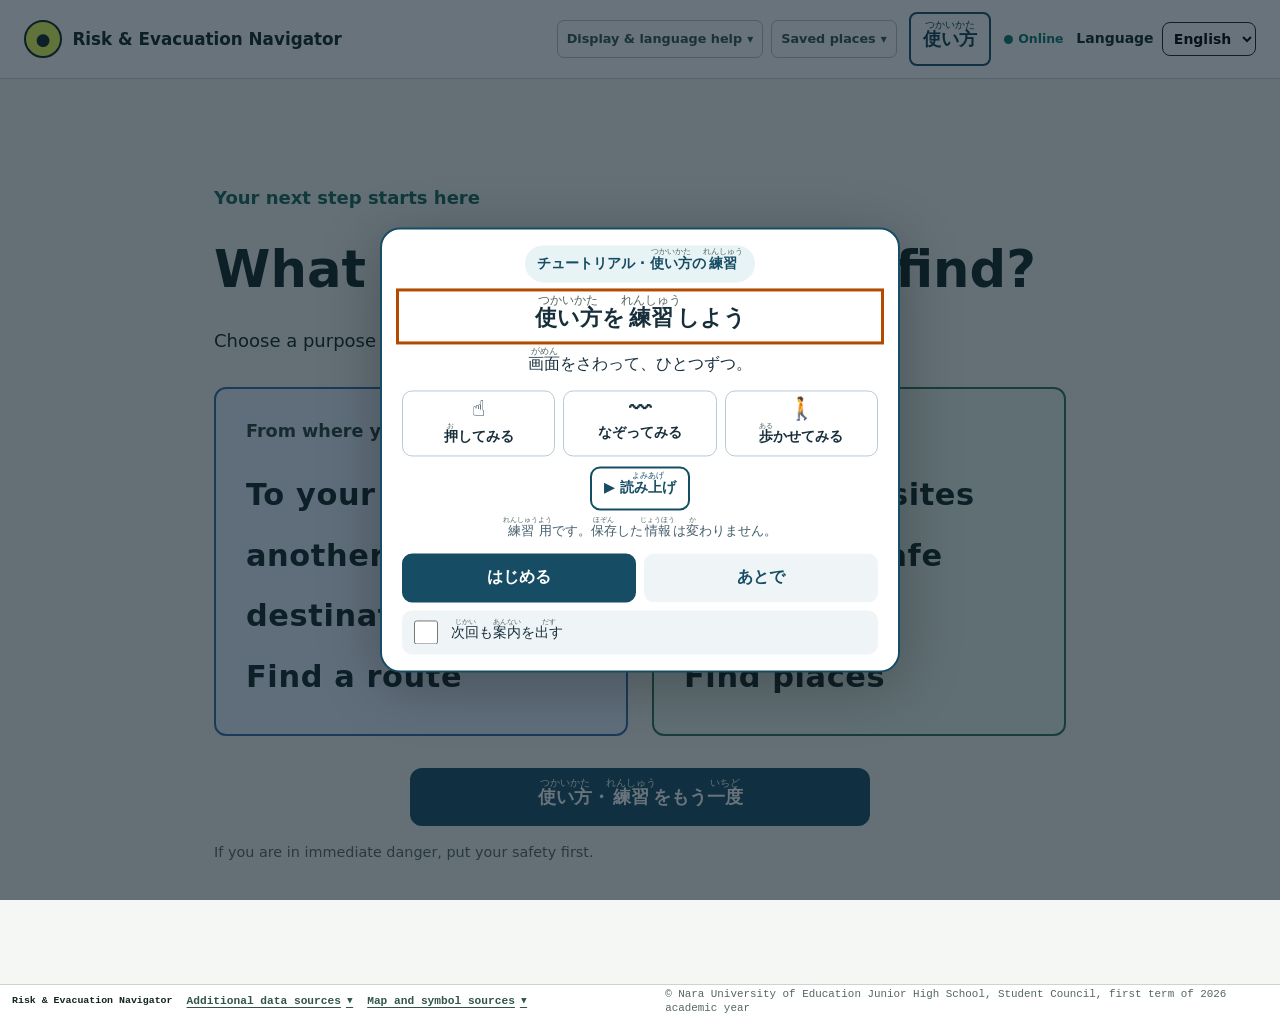
<file: index.html>
<!doctype html>
<html lang="ja">
<head>
  <meta charset="utf-8">
  <meta name="viewport" content="width=device-width,initial-scale=1">
  <meta name="theme-color" content="#073b36">
  <meta name="description" content="今いる場所の危険と、備え・避難先がわかる多言語の減災ナビ">
  <title>いまここ減災ナビ</title>
  <link rel="stylesheet" href="css/style.css?v=44-walk46">
  <link rel="stylesheet" href="css/accessibility.css?v=44-walk46">
  <link rel="stylesheet" href="css/search.css?v=44-walk46">
  <link rel="stylesheet" href="css/map-first.css?v=44-walk46">
<link rel="stylesheet" href="css/walking.css?v=44-walk46">
  <link rel="stylesheet" href="css/tutorial.css?v=practice24">
</head>
<body>
  <a class="skip" href="#main" data-i18n="skipToContent">本文へ移動</a>
  <header>
    <a class="brand" href="#"><span aria-hidden="true">●</span><b data-i18n="appName">いまここ減災ナビ</b></a>
    <div class="header-actions"><span id="connection-status" class="connection-status" role="status"></span><label id="language-control" class="language"><span data-i18n="language">言語</span><select id="language"><option value="ja">日本語</option><option value="en">English</option><option value="zh">简体中文</option><option value="ko">한국어</option></select></label></div>
  </header>

  <main id="main">
      <details class="assist-menu">
        <summary data-i18n="assistMenu">みやすさ・ことば</summary>
        <div class="assist-menu-body">
          <nav class="access-tools" aria-label="見やすさ・聞きやすさ" data-i18n-aria-label="accessToolsAria">
            <button id="read-aloud" type="button" aria-pressed="false"><span aria-hidden="true">▶</span><span data-i18n="readAloud">画面を よみあげる</span></button>
            <button id="large-text" type="button" aria-pressed="false"><span aria-hidden="true">A+</span><span data-i18n="largeText">文字を 大きく</span></button>
            <button id="high-contrast" type="button" aria-pressed="false"><span class="contrast-symbol" aria-hidden="true">◐</span><span data-i18n="highContrast">色を はっきり</span></button>
          </nav>
          <div class="help-card" aria-labelledby="help-card-title">
            <p class="help-card-label" data-i18n="showSomeone">近くの人に 見せる</p>
            <h2 id="help-card-title" data-i18n="helpCardTitle">安全な場所を おしえてください</h2>
            <p id="help-phrase" data-i18n="phrase">私は旅行者です。安全な場所を教えてください。</p>
            <button id="copy-help" type="button" data-i18n="copyPhrase">この文を コピー</button>
            <p id="copy-status" class="sr-status" role="status" aria-live="polite"></p>
          </div>
        </div>
      </details>


    <section id="language-gate" class="purpose-gate" aria-labelledby="language-gate-title">
      <p class="eyebrow">いまここから、次の一歩へ</p>
      <h1 id="language-gate-title">何を調べますか？</h1>
      <p>目的を選ぶと、地図が開きます。</p>
      <div class="purpose-choices">
        <button type="button" data-purpose="home"><span class="purpose-start">今いる場所から</span><b>自宅など、目的地への<br>経路を探す</b></button>
        <button type="button" data-purpose="shelter"><span class="purpose-start">近くの</span><b>避難場所などを<br>探す</b></button>
      </div>
      <p class="purpose-note">目の前に危険があるときは、身の安全を優先してください。</p>
    </section>
    <nav id="workspace-toolbar" hidden aria-label="調べる目的">
      <button id="choose-purpose" type="button">← 最初に戻る</button><strong id="purpose-label"></strong>
      <button id="choose-home" type="button" hidden>目的地を選ぶ</button>
      <a id="home-route" target="_blank" rel="noopener" hidden>徒歩経路をGoogle マップで見る ↗</a>
    </nav>
    <section id="location-panel" class="location-panel" aria-labelledby="location-title" hidden>
      <div><h1 id="location-title" tabindex="-1" data-i18n-html="simpleTitleRich">調べたい場所を選ぶ</h1><p data-i18n-html="simpleLeadRich"><ruby>下<rt>した</rt></ruby>のボタンを おしてください。<ruby>災害<rt>さいがい</rt></ruby>と、にげる<ruby>場所<rt>ばしょ</rt></ruby>を しらべます。</p></div>
      <div class="location-controls">
        <p id="location-mode-note" class="location-mode-note" role="status" hidden data-i18n-html="directFileNoticeRich"><b>GPSを使えない開き方です。</b><br>下の「場所を さがす」か「GPSを使えない場合」を使ってください。</p>
        <button id="use-gps" class="primary" type="button"><span class="location-pin" aria-hidden="true"></span><b data-i18n-html="useGpsRich"><ruby>現在地<rt>げんざいち</rt></ruby>を しらべる</b></button>
        <form id="place-search-form" class="place-search" role="search">
          <label for="place-query" data-i18n-html="searchPlaceRich"><ruby>場所<rt>ばしょ</rt></ruby>を さがす</label>
          <div class="place-search-row"><input id="place-query" type="search" autocomplete="street-address" data-i18n-placeholder="searchPlaceholder" placeholder="駅・住所・建物の名前"><button id="place-search-button" type="submit" data-i18n="searchButton">さがす</button></div>
          <p class="search-provider-credit">検索：国土地理院 ／ <a href="https://express.heartrails.com/" target="_blank" rel="noopener">HeartRails Express（駅情報）</a></p>
          <p id="place-search-status" class="search-status" role="status" aria-live="polite"></p>
          <ul id="place-search-results" class="place-search-results" aria-label="検索結果" data-i18n-aria-label="searchResultsAria"></ul>
          <a id="official-place-search" class="official-search-link" href="https://maps.gsi.go.jp/" target="_blank" rel="noopener" hidden data-i18n="officialPlaceSearch">地理院地図で さがす ↗</a>
        </form>
        <details id="location-fallback"><summary data-i18n="manualOpen">GPSを使えない場合</summary><div class="manual"><label><span data-i18n="latitude">緯度</span><input id="manual-lat" inputmode="decimal" placeholder="35.681236"></label><label><span data-i18n="longitude">経度</span><input id="manual-lon" inputmode="decimal" placeholder="139.767125"></label><button id="use-manual" type="button" data-i18n="useManual">入力位置を使う</button><button id="use-saved" type="button" hidden data-i18n="useSaved">保存した位置を使う</button><button id="use-sample" class="text-button" type="button" data-i18n="useSample">東京駅で試す</button></div></details>
        <p id="location-error" class="error" role="alert"></p>
      </div>
      <p class="safety"><b data-i18n="emergency">緊急時</b><span data-i18n="emergencyShort">目の前に危険がある場合は、画面より身の安全を優先してください。</span></p>
    </section>

    <section id="action-panel" class="action-page" aria-labelledby="action-now-title" hidden>
      <button id="action-change-location" class="back-link" type="button" data-i18n="backToLocation">← 場所を かえる</button>
      <p class="action-label" data-i18n="immediateLabel">まず すること</p>
      <h1 id="action-now-title" tabindex="-1" data-i18n="immediateTitle">安全を たしかめる</h1>
      <p data-i18n="immediateLead">にげる場所を決める前に、目の前のようすを見てください。</p>
      <p id="action-location-source" class="action-location-source" data-no-ruby></p>
      <p id="action-coordinate-label" class="action-coordinate-label" data-no-ruby></p>
      <p class="location-quality" data-location-quality role="status"></p>
      <ol id="immediate-actions"></ol>
      <p id="action-status" class="action-status" role="status" aria-live="polite"></p>
      <button id="show-results" class="primary next-button" type="button" disabled data-i18n="showMapAndShelters">地図と にげる場所を見る →</button>
    </section>

    <section id="dashboard" class="dashboard" hidden>
      <nav class="mobile-shortcuts" aria-label="結果へ移動"><a href="#shelter-title" data-i18n="shelterTitle">にげる場所の候補</a><a href="#map-title" data-i18n="mapTitle">地図を見る</a></nav>
      <div class="current-location">
        <div><h2 data-i18n-html="hereNowRich">いまいる<ruby>場所<rt>ばしょ</rt></ruby></h2><p id="location-source" data-no-ruby></p><p class="location-quality" data-location-quality role="status"></p><details class="coordinates"><summary data-i18n="showCoordinates">くわしい位置を見る</summary><p id="coordinate-label">—</p></details></div>
      </div>
      <p id="cache-status" class="cache-status" role="status" hidden></p>

      <section class="risk-section" aria-labelledby="risk-title">
        <div class="section-heading"><div><p class="step" aria-hidden="true">1</p><div><h2 id="risk-title" tabindex="-1" data-i18n-html="riskTitleRich">いま、<ruby>気<rt>き</rt></ruby>をつけるもの</h2></div></div><span id="risk-status" role="status" aria-live="polite" data-i18n="riskLoading">確認中…</span></div>
        <p class="priority-guide" data-i18n="priorityGuide">現在地の公開地図で確認できた情報です</p><div id="risk-cards" class="risk-cards"></div>
        <p class="note" data-i18n="riskNote">地図に色がなくても、安全とはかぎりません。</p><details class="source-details"><summary data-i18n="sourceInfo">図の出どころ</summary><p class="symbol-source"><span data-i18n="symbolSource">災害図記号：JIS Z8210／地震：国土地理院の指定緊急避難場所記号</span> <a href="https://www.bousai.go.jp/kyoiku/zukigo/index.html" target="_blank" rel="noopener">↗</a></p></details>
      </section>

      <div class="content-grid">
        <section class="map-section" aria-labelledby="map-title">
          <div class="section-heading"><div><p class="step" aria-hidden="true">2</p><div><h2 id="map-title" tabindex="-1" data-i18n-html="mapTitleRich">いまいる<ruby>場所<rt>ばしょ</rt></ruby>と にげる<ruby>場所<rt>ばしょ</rt></ruby></h2></div></div></div>
          <section id="hazard-picker" class="hazard-picker" aria-labelledby="hazard-picker-title">
            <div class="hazard-picker-heading"><h2 id="hazard-picker-title">災害リスクを見る</h2><button id="clear-hazard" type="button" hidden>重ね表示を消す</button></div>
            <div class="hazard-buttons" role="group" aria-label="地図で調べる災害">
              <button type="button" data-map-hazard="1" aria-pressed="false"><span data-i18n-html="floodRich">洪水</span></button>
              <button type="button" data-map-hazard="2" aria-pressed="false"><span data-i18n-html="landslideRich">土砂災害</span></button>
              <button type="button" data-map-hazard="5" aria-pressed="false"><span data-i18n-html="tsunamiRich">津波</span></button>
              <details id="other-hazards"><summary>その他</summary><div class="other-hazard-buttons">
                <button type="button" data-map-hazard="7" aria-pressed="false"><span data-i18n-html="inlandFloodRich">内水氾濫</span></button>
                <button type="button" data-map-hazard="3" aria-pressed="false"><span data-i18n-html="highTideRich">高潮</span></button>
              </div></details>
            </div>
            <p id="hazard-description" class="hazard-description" hidden></p>
          </section>
          <details class="context-controls">
            <summary>過去の災害・道路の注意箇所</summary>
            <label><input id="show-history" type="checkbox"> 過去の代表的な災害事例（紫・歴）</label>
            <label><input id="show-lore" type="checkbox"> 自然災害伝承碑（茶・碑）</label>
            <label><input id="show-underpass" type="checkbox"> 道路冠水想定箇所（青・低／アンダーパス等）</label>
            <p>全国の公開データを使用。過去の災害を網羅するものではなく、伝承碑の位置は被災範囲ではありません。道路冠水想定箇所は、すべてのアンダーパスや現在の冠水状況を示すものではありません。</p>
            <p id="context-status" role="status" aria-live="polite"></p>
          </details>
          <section id="context-detail" class="context-detail" aria-label="選択した地点の情報" hidden></section>
          <div class="map-tools"><button id="map-expand" type="button" aria-expanded="false" aria-controls="gsi-map">地図を大きく見る</button></div>
          <p id="map-touch-hint">2本指を広げると拡大、つまむと縮小。2本指で地図を移動できます。1本指はページのスクロールです。</p>
          <p id="overlay-status" class="overlay-status" role="status" aria-live="polite"></p>
          <div id="gsi-map" class="map" tabindex="0" aria-label="現在地周辺地図。ドラッグまたは矢印キーで移動できます" data-i18n-aria-label="mapAriaPan"><button id="map-fullscreen-close" type="button" hidden>✕ 地図を閉じる</button><div id="map-layer"><span class="you-marker" data-i18n="you">現在地</span></div><div class="map-zoom" aria-label="地図の拡大縮小" data-i18n-aria-label="mapZoomAria"><button id="map-zoom-in" type="button" aria-label="拡大" data-i18n-aria-label="mapZoomIn">＋</button><button id="map-zoom-out" type="button" aria-label="縮小" data-i18n-aria-label="mapZoomOut">−</button></div><button id="map-reset" type="button" data-i18n="mapReset">現在地へ戻る</button></div>
          <p id="map-error" class="map-error" role="alert" hidden data-i18n="mapLoadError">地図を表示できません。方向と距離の一覧を使ってください。</p>
          <section id="hazard-legend" class="hazard-legend" aria-labelledby="legend-title" hidden>
            <h3 id="legend-title" data-i18n="legendTitle">地図の色の意味</h3>
            <p id="legend-intro"></p>
            <ul id="legend-items"></ul>
            <p class="legend-note"><span data-i18n="legendCaution">色は想定区域を示し、今の発生状況ではありません。</span> <a id="legend-source" href="https://disaportal.gsi.go.jp/hazardmapportal/hazardmap/faq/integration-shinsui-legend-20240801.pdf" target="_blank" rel="noopener" data-i18n="legendSource">公式凡例を見る ↗</a></p>
          </section>
          <section class="local-hazard-maps" aria-labelledby="local-hazard-title">
            <h3 id="local-hazard-title" data-i18n="localHazardTitle">自治体のハザードマップで確認</h3>
            <p data-i18n="localHazardLead">全国共通の色を直接重ねられない情報です。現在地の自治体が公開する地図を確認してください。</p>
            <div>
              <a id="pond-map-link" href="https://disaportal.gsi.go.jp/hazardmap/" target="_blank" rel="noopener"><b data-i18n="pondHazard">ため池</b><span data-i18n="openLocalMap">公式地図を探す ↗</span></a>
              <a id="earthquake-map-link" href="https://disaportaldata.gsi.go.jp/hazardmap/bousaimap/index.html?code=1" target="_blank" rel="noopener"><b data-i18n="earthquakeHazard">地震・液状化</b><span data-i18n="openLocalMap">公式地図を探す ↗</span></a>
              <a id="volcano-map-link" href="https://disaportal.gsi.go.jp/hazardmap/" target="_blank" rel="noopener"><b data-i18n="volcanoHazard">火山</b><span data-i18n="openLocalMap">公式地図を探す ↗</span></a>
            </div>
          </section>
          <p class="context-credit">追加情報の出典：<a href="https://disaportal.gsi.go.jp/" target="_blank" rel="noopener">ハザードマップポータルサイト</a> ／ <a href="https://www.gsi.go.jp/bousaichiri/denshouhi.html" target="_blank" rel="noopener">国土地理院・自然災害伝承碑</a></p>
          <p class="map-credit"><a href="https://maps.gsi.go.jp/development/ichiran.html" target="_blank" rel="noopener">出典：地理院タイル</a> ／ <a href="https://disaportaldata.gsi.go.jp/hazardmap/copyright/opendata.html" target="_blank" rel="noopener">ハザードマップポータルサイト</a></p>
        </section>

        <section class="shelter-section" aria-labelledby="shelter-title">
          <div class="section-heading"><div><p class="step" aria-hidden="true">3</p><div><h2 id="shelter-title" tabindex="-1" data-i18n-html="shelterTitleRich">にげる<ruby>場所<rt>ばしょ</rt></ruby>の<ruby>候補<rt>こうほ</rt></ruby></h2><small data-i18n-html="officialShelterNameRich"><ruby>正式名<rt>せいしきめい</rt></ruby>：<ruby>指定<rt>してい</rt></ruby><ruby>緊急<rt>きんきゅう</rt></ruby><ruby>避難<rt>ひなん</rt></ruby><ruby>場所<rt>ばしょ</rt></ruby></small></div></div><span id="data-status" role="status" aria-live="polite"></span></div>
          <p id="selected-hazard" class="selected-hazard"></p>
          <p class="shelter-caution" data-i18n="shelterCautionShort">直線距離が近い順です。開いているか、道が安全かは確認できていません。</p>
          <label class="mobility"><input id="mobility-mode" type="checkbox"><span><b data-i18n="mobilityTitle">移動に配慮が必要</b><small data-i18n="mobilityText">車いす、ベビーカー、足腰に不安がある場合</small></span></label>
          <p id="mobility-warning" class="mobility-warning" hidden data-i18n="mobilityWarning">経路の段差や施設のバリアフリー対応は、このデータから確認できません。出発前に施設や係員へ確認してください。</p>
          <p id="streetview-note" class="note" data-i18n="streetViewNote">ストリートビューは撮影時点の画像です。現在の冠水・通行状況は確認できません。画像のない場所もあります。</p>
          <ol id="shelter-list" class="shelter-list"></ol>
        </section>
      </div>

      <nav class="official-links" aria-label="公的情報" data-i18n-aria-label="officialAria">
        <a id="gsi-link" target="_blank" rel="noopener"><span aria-hidden="true">⊕</span><b data-i18n="openGsiShort">避難場所を公式地図で確認</b><span>↗</span></a>
        <a id="hazard-link" target="_blank" rel="noopener"><span aria-hidden="true">△</span><b data-i18n="openHazardShort">災害リスクを公式地図で確認</b><span>↗</span></a>
      </nav>
      <aside class="disclaimer"><b data-i18n="important">重要</b><p data-i18n="simpleDisclaimer">避難場所の開設状況や経路の安全は保証されません。実際の災害時は自治体・施設係員・消防・警察の最新情報を優先してください。</p></aside>
    </section>
  </main>
  <footer><span><span data-i18n="appName">いまここ減災ナビ</span></span><small class="copyright">©︎ 奈良教育大学附属中学校 2026年度前期生徒会</small></footer>
  <script src="js/boot.js?v=44-walk46"></script>
  <script type="module" src="js/app.js?v=44-walk46-practice24"></script>
  <script defer src="js/tutorial.js?v=practice24"></script>
</body>
</html>
</file>
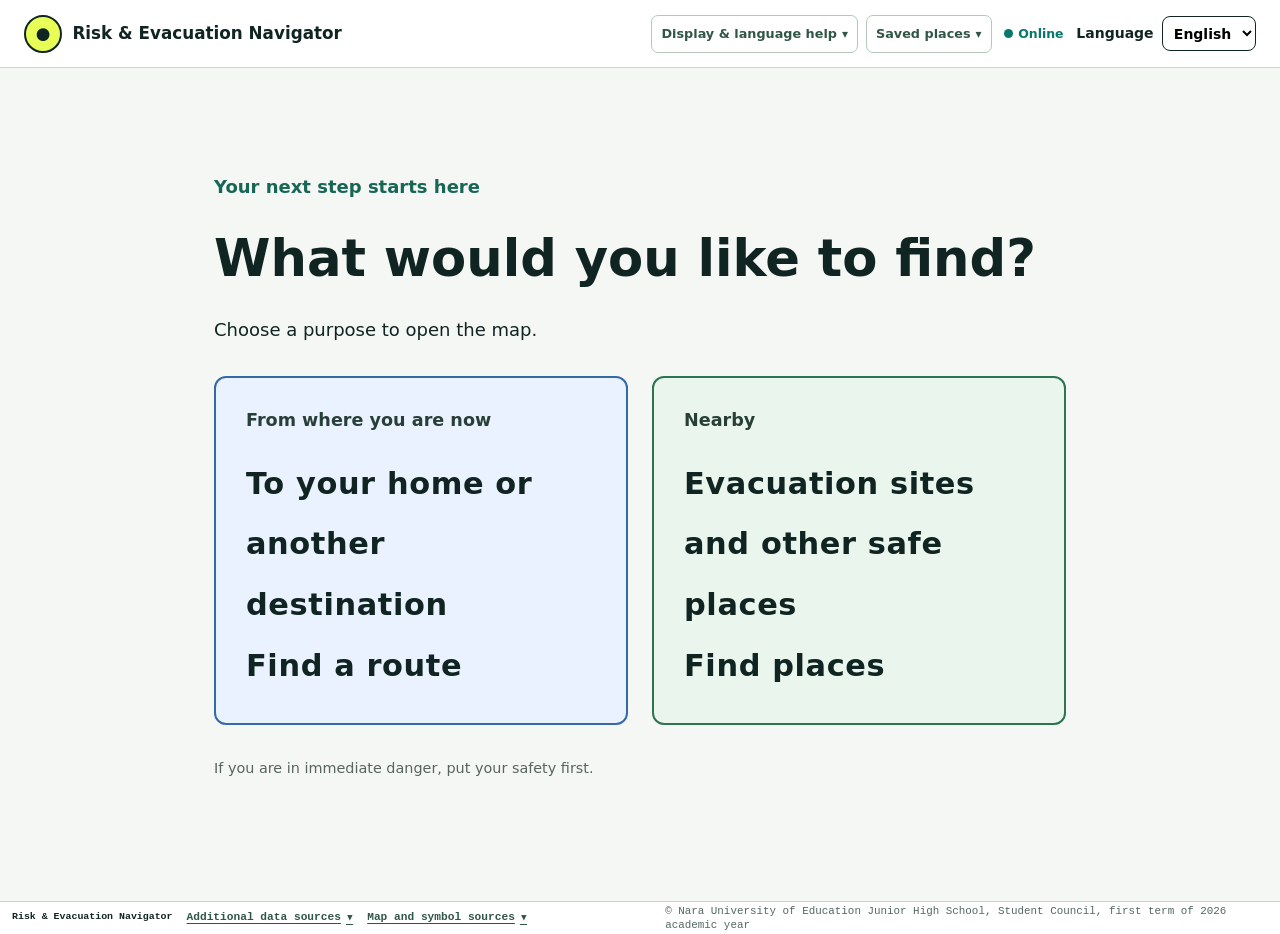
<file: tutorial-demo.html>
<!doctype html>
<html lang="ja">
<head>
  <script src="js/tutorial-demo.js?v=practice24"></script>
  <meta charset="utf-8">
  <meta name="viewport" content="width=device-width,initial-scale=1">
  <meta name="theme-color" content="#073b36">
  <meta name="description" content="今いる場所の危険と、備え・避難先がわかる多言語の減災ナビ">
  <title>いまここ減災ナビ</title>
  <link rel="stylesheet" href="css/style.css?v=44-walk46">
  <link rel="stylesheet" href="css/accessibility.css?v=44-walk46">
  <link rel="stylesheet" href="css/search.css?v=44-walk46">
  <link rel="stylesheet" href="css/map-first.css?v=44-walk46">
<link rel="stylesheet" href="css/walking.css?v=44-walk46">
  <link rel="stylesheet" href="css/tutorial.css?v=practice24">
</head>
<body>
  <a class="skip" href="#main" data-i18n="skipToContent">本文へ移動</a>
  <header>
    <a class="brand" href="#"><span aria-hidden="true">●</span><b data-i18n="appName">いまここ減災ナビ</b></a>
    <div class="header-actions"><span id="connection-status" class="connection-status" role="status"></span><label id="language-control" class="language"><span data-i18n="language">言語</span><select id="language"><option value="ja">日本語</option><option value="en">English</option><option value="zh">简体中文</option><option value="ko">한국어</option></select></label></div>
  </header>

  <main id="main">
      <details class="assist-menu">
        <summary data-i18n="assistMenu">みやすさ・ことば</summary>
        <div class="assist-menu-body">
          <nav class="access-tools" aria-label="見やすさ・聞きやすさ" data-i18n-aria-label="accessToolsAria">
            <button id="read-aloud" type="button" aria-pressed="false"><span aria-hidden="true">▶</span><span data-i18n="readAloud">画面を よみあげる</span></button>
            <button id="large-text" type="button" aria-pressed="false"><span aria-hidden="true">A+</span><span data-i18n="largeText">文字を 大きく</span></button>
            <button id="high-contrast" type="button" aria-pressed="false"><span class="contrast-symbol" aria-hidden="true">◐</span><span data-i18n="highContrast">色を はっきり</span></button>
          </nav>
          <div class="help-card" aria-labelledby="help-card-title">
            <p class="help-card-label" data-i18n="showSomeone">近くの人に 見せる</p>
            <h2 id="help-card-title" data-i18n="helpCardTitle">安全な場所を おしえてください</h2>
            <p id="help-phrase" data-i18n="phrase">私は旅行者です。安全な場所を教えてください。</p>
            <button id="copy-help" type="button" data-i18n="copyPhrase">この文を コピー</button>
            <p id="copy-status" class="sr-status" role="status" aria-live="polite"></p>
          </div>
        </div>
      </details>


    <section id="language-gate" class="purpose-gate" aria-labelledby="language-gate-title">
      <p class="eyebrow">いまここから、次の一歩へ</p>
      <h1 id="language-gate-title">何を調べますか？</h1>
      <p>目的を選ぶと、地図が開きます。</p>
      <div class="purpose-choices">
        <button type="button" data-purpose="home"><span class="purpose-start">今いる場所から</span><b>自宅など、目的地への<br>経路を探す</b></button>
        <button type="button" data-purpose="shelter"><span class="purpose-start">近くの</span><b>避難場所などを<br>探す</b></button>
      </div>
      <p class="purpose-note">目の前に危険があるときは、身の安全を優先してください。</p>
    </section>
    <nav id="workspace-toolbar" hidden aria-label="調べる目的">
      <button id="choose-purpose" type="button">← 最初に戻る</button><strong id="purpose-label"></strong>
      <button id="choose-home" type="button" hidden>目的地を選ぶ</button>
      <a id="home-route" target="_blank" rel="noopener" hidden>徒歩経路をGoogle マップで見る ↗</a>
    </nav>
    <section id="location-panel" class="location-panel" aria-labelledby="location-title" hidden>
      <div><h1 id="location-title" tabindex="-1" data-i18n-html="simpleTitleRich">調べたい場所を選ぶ</h1><p data-i18n-html="simpleLeadRich"><ruby>下<rt>した</rt></ruby>のボタンを おしてください。<ruby>災害<rt>さいがい</rt></ruby>と、にげる<ruby>場所<rt>ばしょ</rt></ruby>を しらべます。</p></div>
      <div class="location-controls">
        <p id="location-mode-note" class="location-mode-note" role="status" hidden data-i18n-html="directFileNoticeRich"><b>GPSを使えない開き方です。</b><br>下の「場所を さがす」か「GPSを使えない場合」を使ってください。</p>
        <button id="use-gps" class="primary" type="button"><span class="location-pin" aria-hidden="true"></span><b data-i18n-html="useGpsRich"><ruby>現在地<rt>げんざいち</rt></ruby>を しらべる</b></button>
        <form id="place-search-form" class="place-search" role="search">
          <label for="place-query" data-i18n-html="searchPlaceRich"><ruby>場所<rt>ばしょ</rt></ruby>を さがす</label>
          <div class="place-search-row"><input id="place-query" type="search" autocomplete="street-address" data-i18n-placeholder="searchPlaceholder" placeholder="駅・住所・建物の名前"><button id="place-search-button" type="submit" data-i18n="searchButton">さがす</button></div>
          <p class="search-provider-credit">検索：国土地理院 ／ <a href="https://express.heartrails.com/" target="_blank" rel="noopener">HeartRails Express（駅情報）</a></p>
          <p id="place-search-status" class="search-status" role="status" aria-live="polite"></p>
          <ul id="place-search-results" class="place-search-results" aria-label="検索結果" data-i18n-aria-label="searchResultsAria"></ul>
          <a id="official-place-search" class="official-search-link" href="https://maps.gsi.go.jp/" target="_blank" rel="noopener" hidden data-i18n="officialPlaceSearch">地理院地図で さがす ↗</a>
        </form>
        <details id="location-fallback"><summary data-i18n="manualOpen">GPSを使えない場合</summary><div class="manual"><label><span data-i18n="latitude">緯度</span><input id="manual-lat" inputmode="decimal" placeholder="35.681236"></label><label><span data-i18n="longitude">経度</span><input id="manual-lon" inputmode="decimal" placeholder="139.767125"></label><button id="use-manual" type="button" data-i18n="useManual">入力位置を使う</button><button id="use-saved" type="button" hidden data-i18n="useSaved">保存した位置を使う</button><button id="use-sample" class="text-button" type="button" data-i18n="useSample">東京駅で試す</button></div></details>
        <p id="location-error" class="error" role="alert"></p>
      </div>
      <p class="safety"><b data-i18n="emergency">緊急時</b><span data-i18n="emergencyShort">目の前に危険がある場合は、画面より身の安全を優先してください。</span></p>
    </section>

    <section id="action-panel" class="action-page" aria-labelledby="action-now-title" hidden>
      <button id="action-change-location" class="back-link" type="button" data-i18n="backToLocation">← 場所を かえる</button>
      <p class="action-label" data-i18n="immediateLabel">まず すること</p>
      <h1 id="action-now-title" tabindex="-1" data-i18n="immediateTitle">安全を たしかめる</h1>
      <p data-i18n="immediateLead">にげる場所を決める前に、目の前のようすを見てください。</p>
      <p id="action-location-source" class="action-location-source" data-no-ruby></p>
      <p id="action-coordinate-label" class="action-coordinate-label" data-no-ruby></p>
      <p class="location-quality" data-location-quality role="status"></p>
      <ol id="immediate-actions"></ol>
      <p id="action-status" class="action-status" role="status" aria-live="polite"></p>
      <button id="show-results" class="primary next-button" type="button" disabled data-i18n="showMapAndShelters">地図と にげる場所を見る →</button>
    </section>

    <section id="dashboard" class="dashboard" hidden>
      <nav class="mobile-shortcuts" aria-label="結果へ移動"><a href="#shelter-title" data-i18n="shelterTitle">にげる場所の候補</a><a href="#map-title" data-i18n="mapTitle">地図を見る</a></nav>
      <div class="current-location">
        <div><h2 data-i18n-html="hereNowRich">いまいる<ruby>場所<rt>ばしょ</rt></ruby></h2><p id="location-source" data-no-ruby></p><p class="location-quality" data-location-quality role="status"></p><details class="coordinates"><summary data-i18n="showCoordinates">くわしい位置を見る</summary><p id="coordinate-label">—</p></details></div>
      </div>
      <p id="cache-status" class="cache-status" role="status" hidden></p>

      <section class="risk-section" aria-labelledby="risk-title">
        <div class="section-heading"><div><p class="step" aria-hidden="true">1</p><div><h2 id="risk-title" tabindex="-1" data-i18n-html="riskTitleRich">いま、<ruby>気<rt>き</rt></ruby>をつけるもの</h2></div></div><span id="risk-status" role="status" aria-live="polite" data-i18n="riskLoading">確認中…</span></div>
        <p class="priority-guide" data-i18n="priorityGuide">現在地の公開地図で確認できた情報です</p><div id="risk-cards" class="risk-cards"></div>
        <p class="note" data-i18n="riskNote">地図に色がなくても、安全とはかぎりません。</p><details class="source-details"><summary data-i18n="sourceInfo">図の出どころ</summary><p class="symbol-source"><span data-i18n="symbolSource">災害図記号：JIS Z8210／地震：国土地理院の指定緊急避難場所記号</span> <a href="https://www.bousai.go.jp/kyoiku/zukigo/index.html" target="_blank" rel="noopener">↗</a></p></details>
      </section>

      <div class="content-grid">
        <section class="map-section" aria-labelledby="map-title">
          <div class="section-heading"><div><p class="step" aria-hidden="true">2</p><div><h2 id="map-title" tabindex="-1" data-i18n-html="mapTitleRich">いまいる<ruby>場所<rt>ばしょ</rt></ruby>と にげる<ruby>場所<rt>ばしょ</rt></ruby></h2></div></div></div>
          <section id="hazard-picker" class="hazard-picker" aria-labelledby="hazard-picker-title">
            <div class="hazard-picker-heading"><h2 id="hazard-picker-title">災害リスクを見る</h2><button id="clear-hazard" type="button" hidden>重ね表示を消す</button></div>
            <div class="hazard-buttons" role="group" aria-label="地図で調べる災害">
              <button type="button" data-map-hazard="1" aria-pressed="false"><span data-i18n-html="floodRich">洪水</span></button>
              <button type="button" data-map-hazard="2" aria-pressed="false"><span data-i18n-html="landslideRich">土砂災害</span></button>
              <button type="button" data-map-hazard="5" aria-pressed="false"><span data-i18n-html="tsunamiRich">津波</span></button>
              <details id="other-hazards"><summary>その他</summary><div class="other-hazard-buttons">
                <button type="button" data-map-hazard="7" aria-pressed="false"><span data-i18n-html="inlandFloodRich">内水氾濫</span></button>
                <button type="button" data-map-hazard="3" aria-pressed="false"><span data-i18n-html="highTideRich">高潮</span></button>
              </div></details>
            </div>
            <p id="hazard-description" class="hazard-description" hidden></p>
          </section>
          <details class="context-controls">
            <summary>過去の災害・道路の注意箇所</summary>
            <label><input id="show-history" type="checkbox"> 過去の代表的な災害事例（紫・歴）</label>
            <label><input id="show-lore" type="checkbox"> 自然災害伝承碑（茶・碑）</label>
            <label><input id="show-underpass" type="checkbox"> 道路冠水想定箇所（青・低／アンダーパス等）</label>
            <p>全国の公開データを使用。過去の災害を網羅するものではなく、伝承碑の位置は被災範囲ではありません。道路冠水想定箇所は、すべてのアンダーパスや現在の冠水状況を示すものではありません。</p>
            <p id="context-status" role="status" aria-live="polite"></p>
          </details>
          <section id="context-detail" class="context-detail" aria-label="選択した地点の情報" hidden></section>
          <div class="map-tools"><button id="map-expand" type="button" aria-expanded="false" aria-controls="gsi-map">地図を大きく見る</button></div>
          <p id="map-touch-hint">2本指を広げると拡大、つまむと縮小。2本指で地図を移動できます。1本指はページのスクロールです。</p>
          <p id="overlay-status" class="overlay-status" role="status" aria-live="polite"></p>
          <div id="gsi-map" class="map" tabindex="0" aria-label="現在地周辺地図。ドラッグまたは矢印キーで移動できます" data-i18n-aria-label="mapAriaPan"><button id="map-fullscreen-close" type="button" hidden>✕ 地図を閉じる</button><div id="map-layer"><span class="you-marker" data-i18n="you">現在地</span></div><div class="map-zoom" aria-label="地図の拡大縮小" data-i18n-aria-label="mapZoomAria"><button id="map-zoom-in" type="button" aria-label="拡大" data-i18n-aria-label="mapZoomIn">＋</button><button id="map-zoom-out" type="button" aria-label="縮小" data-i18n-aria-label="mapZoomOut">−</button></div><button id="map-reset" type="button" data-i18n="mapReset">現在地へ戻る</button></div>
          <p id="map-error" class="map-error" role="alert" hidden data-i18n="mapLoadError">地図を表示できません。方向と距離の一覧を使ってください。</p>
          <section id="hazard-legend" class="hazard-legend" aria-labelledby="legend-title" hidden>
            <h3 id="legend-title" data-i18n="legendTitle">地図の色の意味</h3>
            <p id="legend-intro"></p>
            <ul id="legend-items"></ul>
            <p class="legend-note"><span data-i18n="legendCaution">色は想定区域を示し、今の発生状況ではありません。</span> <a id="legend-source" href="https://disaportal.gsi.go.jp/hazardmapportal/hazardmap/faq/integration-shinsui-legend-20240801.pdf" target="_blank" rel="noopener" data-i18n="legendSource">公式凡例を見る ↗</a></p>
          </section>
          <section class="local-hazard-maps" aria-labelledby="local-hazard-title">
            <h3 id="local-hazard-title" data-i18n="localHazardTitle">自治体のハザードマップで確認</h3>
            <p data-i18n="localHazardLead">全国共通の色を直接重ねられない情報です。現在地の自治体が公開する地図を確認してください。</p>
            <div>
              <a id="pond-map-link" href="https://disaportal.gsi.go.jp/hazardmap/" target="_blank" rel="noopener"><b data-i18n="pondHazard">ため池</b><span data-i18n="openLocalMap">公式地図を探す ↗</span></a>
              <a id="earthquake-map-link" href="https://disaportaldata.gsi.go.jp/hazardmap/bousaimap/index.html?code=1" target="_blank" rel="noopener"><b data-i18n="earthquakeHazard">地震・液状化</b><span data-i18n="openLocalMap">公式地図を探す ↗</span></a>
              <a id="volcano-map-link" href="https://disaportal.gsi.go.jp/hazardmap/" target="_blank" rel="noopener"><b data-i18n="volcanoHazard">火山</b><span data-i18n="openLocalMap">公式地図を探す ↗</span></a>
            </div>
          </section>
          <p class="context-credit">追加情報の出典：<a href="https://disaportal.gsi.go.jp/" target="_blank" rel="noopener">ハザードマップポータルサイト</a> ／ <a href="https://www.gsi.go.jp/bousaichiri/denshouhi.html" target="_blank" rel="noopener">国土地理院・自然災害伝承碑</a></p>
          <p class="map-credit"><a href="https://maps.gsi.go.jp/development/ichiran.html" target="_blank" rel="noopener">出典：地理院タイル</a> ／ <a href="https://disaportaldata.gsi.go.jp/hazardmap/copyright/opendata.html" target="_blank" rel="noopener">ハザードマップポータルサイト</a></p>
        </section>

        <section class="shelter-section" aria-labelledby="shelter-title">
          <div class="section-heading"><div><p class="step" aria-hidden="true">3</p><div><h2 id="shelter-title" tabindex="-1" data-i18n-html="shelterTitleRich">にげる<ruby>場所<rt>ばしょ</rt></ruby>の<ruby>候補<rt>こうほ</rt></ruby></h2><small data-i18n-html="officialShelterNameRich"><ruby>正式名<rt>せいしきめい</rt></ruby>：<ruby>指定<rt>してい</rt></ruby><ruby>緊急<rt>きんきゅう</rt></ruby><ruby>避難<rt>ひなん</rt></ruby><ruby>場所<rt>ばしょ</rt></ruby></small></div></div><span id="data-status" role="status" aria-live="polite"></span></div>
          <p id="selected-hazard" class="selected-hazard"></p>
          <p class="shelter-caution" data-i18n="shelterCautionShort">直線距離が近い順です。開いているか、道が安全かは確認できていません。</p>
          <label class="mobility"><input id="mobility-mode" type="checkbox"><span><b data-i18n="mobilityTitle">移動に配慮が必要</b><small data-i18n="mobilityText">車いす、ベビーカー、足腰に不安がある場合</small></span></label>
          <p id="mobility-warning" class="mobility-warning" hidden data-i18n="mobilityWarning">経路の段差や施設のバリアフリー対応は、このデータから確認できません。出発前に施設や係員へ確認してください。</p>
          <p id="streetview-note" class="note" data-i18n="streetViewNote">ストリートビューは撮影時点の画像です。現在の冠水・通行状況は確認できません。画像のない場所もあります。</p>
          <ol id="shelter-list" class="shelter-list"></ol>
        </section>
      </div>

      <nav class="official-links" aria-label="公的情報" data-i18n-aria-label="officialAria">
        <a id="gsi-link" target="_blank" rel="noopener"><span aria-hidden="true">⊕</span><b data-i18n="openGsiShort">避難場所を公式地図で確認</b><span>↗</span></a>
        <a id="hazard-link" target="_blank" rel="noopener"><span aria-hidden="true">△</span><b data-i18n="openHazardShort">災害リスクを公式地図で確認</b><span>↗</span></a>
      </nav>
      <aside class="disclaimer"><b data-i18n="important">重要</b><p data-i18n="simpleDisclaimer">避難場所の開設状況や経路の安全は保証されません。実際の災害時は自治体・施設係員・消防・警察の最新情報を優先してください。</p></aside>
    </section>
  </main>
  <footer><span><span data-i18n="appName">いまここ減災ナビ</span></span><small class="copyright">©︎ 奈良教育大学附属中学校 2026年度前期生徒会</small></footer>
  <script src="js/boot.js?v=44-walk46"></script>
  <script type="module" src="js/app.js?v=44-walk46-practice24"></script>
  <script defer src="js/tutorial.js?v=practice24"></script>
</body>
</html>
</file>
<file: css/style.css>
:root{--ink:#102421;--green:#073b36;--mint:#d8f3e8;--lime:#e7ff57;--red:#c93f2c;--paper:#f5f7f4;--white:#fff;--muted:#546763;--line:#cad5d1;--shadow:0 12px 35px rgba(7,59,54,.1)}*{box-sizing:border-box}html{font-size:16px;scroll-behavior:smooth}body{margin:0;background:var(--paper);color:var(--ink);font-family:Inter,"Noto Sans JP","PingFang SC",system-ui,sans-serif;line-height:1.55}.skip{position:absolute;left:-9999px}.skip:focus{left:1rem;top:1rem;background:white;padding:.7rem;z-index:99}header,footer{min-height:68px;display:flex;align-items:center;justify-content:space-between;padding:.7rem clamp(1rem,5vw,5rem);background:white;border-bottom:1px solid var(--line)}.brand{display:flex;align-items:center;gap:.65rem;color:inherit;text-decoration:none;font-size:1.05rem}.brand span{display:grid;place-items:center;width:38px;height:38px;background:var(--lime);border:2px solid var(--ink);border-radius:50%;font-weight:900}.language{display:flex;align-items:center;gap:.5rem;font-size:.875rem;font-weight:700}.language select{font:inherit;padding:.45rem;border:1px solid var(--ink);border-radius:8px;background:white}.location-panel,.dashboard{max-width:1480px;margin:auto;padding:clamp(1.5rem,4vw,4rem) clamp(1rem,5vw,5rem)}.location-panel{min-height:calc(100vh - 68px);display:grid;grid-template-columns:1.15fr .85fr;gap:clamp(2rem,6vw,6rem);align-content:center;position:relative}.kicker{color:#08776c;font:bold .78rem monospace;letter-spacing:.12em;margin:0 0 .35rem}.location-panel h1{font-size:clamp(2.4rem,5vw,5rem);line-height:1.05;letter-spacing:-.045em;margin:.5rem 0}.location-panel>div:first-child>p:last-child{font-size:1.125rem;color:var(--muted);max-width:620px}.location-controls{background:var(--green);color:white;padding:clamp(1.2rem,3vw,2rem);border-radius:18px;box-shadow:var(--shadow)}button,input,select{font:inherit}button{cursor:pointer}.primary{width:100%;border:0;background:var(--lime);color:var(--ink);border-radius:12px;padding:1rem;display:flex;justify-content:center;align-items:center;gap:.7rem;font-size:1.05rem}.primary span{font-size:1.5rem}details{margin-top:1rem;border-top:1px solid #54706b;padding-top:1rem}summary{cursor:pointer;font-weight:700}.manual{display:grid;grid-template-columns:1fr 1fr;gap:.7rem;margin-top:1rem}.manual label{display:grid;gap:.25rem;font-size:.875rem}.manual input{width:100%;padding:.7rem;border-radius:7px;border:0}.manual button{border:1px solid white;background:white;color:var(--ink);border-radius:8px;padding:.7rem}.manual .text-button{grid-column:1/-1;background:transparent;color:white;border:0;text-decoration:underline}.error{min-height:1.5rem;color:#ffb2a6}.safety{grid-column:1/-1;border:2px solid var(--red);padding:.8rem 1rem;display:flex;gap:.8rem;margin:0}.safety b{color:var(--red);white-space:nowrap}.dashboard{padding-top:1.5rem}.current-location{display:flex;justify-content:space-between;align-items:center;gap:1rem;margin-bottom:1.5rem}.current-location h2{font:900 clamp(1.2rem,3vw,1.8rem) monospace;margin:.15rem 0}.current-location p{margin:0;color:var(--muted);font-size:.875rem}.outline{border:1px solid var(--ink);background:white;border-radius:9px;padding:.65rem .9rem}.risk-section,.map-section,.shelter-section{background:white;border:1px solid var(--line);border-radius:18px;padding:clamp(1rem,2.5vw,1.8rem);box-shadow:var(--shadow)}.risk-section{margin-bottom:1rem}.section-heading{display:flex;align-items:start;justify-content:space-between;gap:1rem}.section-heading>div{display:flex;align-items:center;gap:.8rem}.section-heading h2{font-size:clamp(1.25rem,2.5vw,1.8rem);margin:0}.section-heading>span{font-size:.875rem;color:var(--muted)}.step{display:grid;place-items:center;min-width:38px;height:38px;margin:0;border-radius:50%;background:var(--green);color:white;font-weight:900}.risk-cards{display:grid;grid-template-columns:repeat(4,1fr);gap:.6rem;margin:1rem 0}.risk-card{min-height:120px;text-align:left;border:1px solid var(--line);background:#f6f8f6;border-radius:12px;padding:.9rem;cursor:pointer}.risk-card.priority{border:3px solid var(--red);background:#fff2ef}.risk-level{display:inline-block;background:#e0e7e4;border-radius:99px;padding:.22rem .45rem;font-size:.78rem;font-weight:800}.risk-card.priority .risk-level{background:var(--red);color:white}.risk-card h3{margin:.55rem 0 .2rem;font-size:1.05rem}.risk-card p{margin:0;color:var(--muted);font-size:.875rem}.note{margin:0;color:var(--muted);font-size:.875rem}.content-grid{display:grid;grid-template-columns:1.15fr .85fr;gap:1rem}.map{height:560px;position:relative;overflow:hidden;background:#dce3df;border-radius:12px;margin-top:1rem}.map>div{position:absolute;width:768px;height:768px;left:50%;top:50%;transform:translate(-50%,-50%)}.map-tile{position:absolute;width:256px;height:256px}.map-marker{position:absolute;transform:translate(-50%,-50%);display:grid;place-items:center;width:32px;height:32px;border-radius:50%;background:white;color:var(--ink);border:3px solid var(--ink);font:bold .8rem monospace;z-index:3}.you-marker{position:absolute;left:50%;top:50%;transform:translate(-50%,-50%);display:grid;place-items:center;min-width:56px;height:56px;padding:0 .4rem;border-radius:50%;background:var(--red);color:white;border:4px solid white;box-shadow:0 0 0 8px rgba(201,63,44,.25);font-weight:900;font-size:.75rem;z-index:5}.map-credit{text-align:right;margin:.35rem 0 0;font-size:.78rem}.map-credit a{color:var(--muted)}.selected-hazard{background:var(--mint);border-radius:8px;padding:.7rem;font-weight:800}.mobility{display:flex;align-items:center;gap:.7rem;border:1px solid var(--line);border-radius:10px;padding:.8rem;cursor:pointer}.mobility input{width:22px;height:22px;accent-color:var(--green)}.mobility span b,.mobility span small{display:block}.mobility span small{color:var(--muted);font-size:.875rem}.mobility-warning{background:#fff5d8;border-left:5px solid #b66f00;padding:.7rem;font-size:.875rem}.shelter-list{list-style:none;padding:0;margin:.8rem 0 0;max-height:490px;overflow:auto}.shelter-option{padding:1rem 0;border-bottom:1px solid var(--line)}.shelter-top{display:grid;grid-template-columns:38px 1fr;gap:.7rem}.shelter-num{display:grid;place-items:center;width:34px;height:34px;border-radius:50%;background:var(--green);color:white;font-weight:900}.shelter-option h3{font-size:1rem;margin:0}.shelter-option p{color:var(--muted);font-size:.875rem;margin:.25rem 0}.shelter-actions{display:flex;gap:.8rem;margin:.7rem 0 0 45px;flex-wrap:wrap}.shelter-actions a{display:inline-flex;align-items:center;min-height:40px;color:var(--green);font-weight:800;font-size:.875rem}.route-link{background:var(--lime);color:var(--ink)!important;text-decoration:none;padding:.45rem .7rem;border-radius:8px;border:1px solid var(--ink)}.official-links{display:grid;grid-template-columns:1fr 1fr;gap:.7rem;margin-top:1rem}.official-links a{display:flex;justify-content:space-between;align-items:center;background:var(--green);color:white;text-decoration:none;border-radius:12px;padding:1rem;font-size:.95rem}.disclaimer{display:flex;gap:.7rem;border:2px solid var(--ink);padding:.8rem 1rem;margin-top:1rem;font-size:.875rem}.disclaimer b{color:var(--red)}.disclaimer p{margin:0}footer{border-top:1px solid var(--line);border-bottom:0;font:bold .75rem monospace}[hidden]{display:none!important}button:focus-visible,a:focus-visible,input:focus-visible,select:focus-visible,summary:focus-visible{outline:4px solid #f5a623;outline-offset:3px}@media(max-width:950px){.location-panel,.content-grid{grid-template-columns:1fr}.location-panel{align-content:start}.risk-cards{grid-template-columns:repeat(2,1fr)}.map{height:430px}}@media(max-width:600px){.language>span{display:none}.location-panel{padding-bottom:2rem}.manual,.official-links{grid-template-columns:1fr}.safety{align-items:start}.current-location{align-items:start}.risk-cards{grid-template-columns:1fr}.section-heading{display:grid}.map{height:340px}.shelter-list{max-height:none}footer span:last-child{display:none}}
</file>
<file: css/accessibility.css>
.language-gate {
  min-height: calc(100vh - 68px);
  max-width: 720px;
  margin: auto;
  padding: clamp(3rem, 10vw, 7rem) clamp(1rem, 6vw, 3rem);
  display: flex;
  flex-direction: column;
  justify-content: center;
  gap: 2rem;
}

.language-gate-heading { text-align: center; }
.gate-brand { margin: 0 0 1.25rem; color: var(--green); font-weight: 900; }
.language-gate h1 { margin: 0; font-size: clamp(1.6rem, 4vw, 2.35rem); line-height: 1.5; }
.language-gate h1 span { color: var(--muted); font-size: .78em; font-weight: 700; }
.language-choices { display: grid; gap: .75rem; }
.language-choice {
  width: 100%;
  min-height: 72px;
  border: 2px solid var(--ink);
  border-radius: 10px;
  background: white;
  color: var(--ink);
  font-size: 1.25rem;
  text-align: center;
}
.language-choice:hover { background: var(--mint); }

.location-pin { width: 20px; height: 20px; border: 4px solid currentColor; border-radius: 50% 50% 50% 0; transform: rotate(-45deg); position: relative; }
.location-pin::after { content: ''; position: absolute; width: 4px; height: 4px; border-radius: 50%; background: currentColor; left: 4px; top: 4px; }
.priority-guide { margin: 1rem 0 .5rem; padding: .7rem 1rem; background: var(--ink); color: white; font-weight: 900; }
.risk-cards { display: flex; flex-direction: column; gap: .55rem; margin-top: 0; }
.risk-card { display: grid; grid-template-columns: 72px minmax(0, 1fr); align-items: center; gap: 1rem; width: 100%; min-height: 96px; }
.risk-card.rank-first { border: 3px solid var(--ink); background: #f3faf7; }
.risk-card.selected { box-shadow: inset 0 0 0 3px var(--green); }
.priority-order { align-self: stretch; display: flex; flex-direction: column; justify-content: center; align-items: center; border-right: 1px solid var(--line); }
.priority-order strong { font: 900 2.4rem/1 monospace; }
.priority-order small { font-size: .75rem; font-weight: 900; text-align: center; margin-top: .25rem; }
.risk-icon { width: 58px; height: 58px; margin: 0; border: 0; border-radius: 2px; object-fit: contain; background: white; }
.risk-body { display: block; min-width: 0; overflow-wrap: anywhere; }
.risk-body h3 { margin: .35rem 0 .15rem; }
.symbol-source { margin: .6rem 0 0; color: var(--muted); font-size: .75rem; }
.shelter-icon { width: 28px; height: 26px; object-fit: contain; vertical-align: middle; margin-right: .5rem; }
.official-links a { gap: .7rem; }
.official-links b { flex: 1; }
.header-actions { display: flex; align-items: center; gap: .8rem; }
.connection-status { display: inline-flex; align-items: center; gap: .35rem; font-size: .78rem; font-weight: 900; }
.connection-status::before { content: ''; width: 9px; height: 9px; border-radius: 50%; background: currentColor; }
.connection-status.online { color: #08776c; }
.connection-status.offline { color: var(--red); }
.cache-status { margin: 0 0 1rem; padding: .8rem 1rem; border: 2px solid #9b6500; background: #fff5d8; font-weight: 800; }
.location-quality { margin: .35rem 0 0 !important; color: var(--ink) !important; font-weight: 800; }
.location-quality.uncertain { display: inline-block; padding: .35rem .55rem; border: 2px solid #9b6500; background: #fff5d8; }
.location-mode-note { margin: 0 0 1rem; padding: .8rem; border: 3px solid #ffd34e; border-radius: 9px; background: #fff8d9; color: var(--ink); line-height: 1.65; }
.location-mode-note b { font-size: 1.05rem; }
.action-coordinate-label { display: inline-block; margin: .1rem 0 .5rem !important; padding: .25rem .55rem; border: 1px solid var(--line); border-radius: 7px; background: white; color: var(--ink) !important; font: 800 .95rem/1.5 ui-monospace, monospace; }
.action-page { width: min(760px, calc(100% - 2rem)); min-height: calc(100vh - 136px); margin: 0 auto; padding: clamp(1.5rem, 5vw, 3rem) 0; }
.action-page h1 { margin: .35rem 0; font-size: clamp(2rem, 7vw, 3.5rem); line-height: 1.25; }
.action-page > p:not(.action-label) { margin: .35rem 0; }
.action-label { display: inline-block; margin: 0 0 .35rem; padding: .25rem .6rem; background: var(--ink); color: white; font-weight: 900; }
.action-page ol { display: grid; gap: .7rem; margin: 1.25rem 0; padding: 0; list-style: none; counter-reset: action; }
.action-page li { display: grid; grid-template-columns: 46px 1fr; align-items: center; gap: .8rem; min-height: 62px; padding: .7rem .8rem; background: white; border: 2px solid var(--ink); border-radius: 9px; font-size: 1.1rem; font-weight: 900; }
.action-page li::before { counter-increment: action; content: counter(action); display: grid; place-items: center; width: 38px; height: 38px; border-radius: 50%; background: var(--ink); color: white; }
.action-sentence { display: block; min-width: 0; line-height: 1.9; overflow-wrap: break-word; text-wrap: wrap; }
.back-link { min-height: 48px; margin-bottom: 1.5rem; padding: .4rem 0; border: 0; background: transparent; color: var(--ink); text-decoration: underline; font-weight: 800; }
.action-location-source { font-weight: 800; }
.action-status { min-height: 1.7em; font-weight: 800; }
.next-button { margin-top: 1rem; }
.next-button:disabled { background: #e3e7e5; color: var(--muted); cursor: wait; }
.map-error { margin: .65rem 0; padding: .75rem; border: 2px solid var(--red); background: #fff2ef; font-weight: 800; }
.map { cursor: grab; touch-action: none; user-select: none; }
.map.dragging { cursor: grabbing; }
.map-tile { display: block; border: 0; outline: 0; pointer-events: none; -webkit-user-drag: none; user-select: none; }
.map > #map-layer { width: 1280px; height: 1280px; will-change: transform; }
.map .you-marker { left: 640px; top: 640px; }
#map-reset { position: absolute; right: 12px; bottom: 12px; z-index: 8; min-height: 48px; padding: .55rem .8rem; border: 2px solid var(--ink); border-radius: 8px; background: white; color: var(--ink); font-weight: 900; box-shadow: 0 2px 8px rgba(0,0,0,.18); }
.map-zoom { position: absolute !important; left: 12px !important; top: 12px !important; width: auto !important; height: auto !important; transform: none !important; z-index: 8; display: grid; gap: 6px; }
.map-zoom button { display: grid; place-items: center; width: 52px; height: 52px; padding: 0; border: 2px solid var(--ink); border-radius: 8px; background: white; color: var(--ink); box-shadow: 0 2px 8px rgba(0,0,0,.18); font-size: 1.8rem; font-weight: 900; line-height: 1; }
.map-zoom button:disabled { opacity: .45; cursor: not-allowed; }
.overlay-control { display: block; margin-top: .8rem; }
.overlay-options { display: flex; flex-wrap: wrap; gap: .45rem; margin: 0; padding: 0; border: 0; }
.overlay-options legend { width: 100%; margin-bottom: .1rem; font-size: .9rem; font-weight: 900; }
.overlay-choices { display: grid; grid-template-columns: repeat(2,minmax(0,1fr)); gap: .5rem; width: min(720px,100%); }
.overlay-choices label { position: relative; display: grid; grid-template-columns: 28px 58px 1fr 30px; align-items: center; gap: .6rem; min-height: 96px; padding: .7rem; border: 3px solid var(--line); border-radius: 12px; background: white; cursor: pointer; }
.overlay-choices label:hover { border-color: var(--green); }
.overlay-choices label:has(input:checked) { border-color: var(--ink); background: var(--mint); box-shadow: inset 0 0 0 1px var(--ink); }
.overlay-choices input { width: 26px; height: 26px; margin: 0; accent-color: var(--green); }
.overlay-choices input:focus-visible { outline: 4px solid #f5a623; outline-offset: 3px; }
.overlay-choices input:checked ~ .overlay-copy b { text-decoration: underline; text-decoration-thickness: 3px; text-underline-offset: 4px; }
.overlay-choices span,.overlay-choices b,.overlay-choices small { display: block; }
.overlay-symbol { width: 56px; height: 56px; padding: 4px; border: 1px solid var(--line); border-radius: 9px; background: white; object-fit: contain; }
.no-overlay-symbol { position: relative; }
.no-overlay-symbol::before,.no-overlay-symbol::after { content: ''; position: absolute; left: 8px; top: 26px; width: 38px; height: 5px; border-radius: 4px; background: var(--muted); }
.no-overlay-symbol::after { transform: rotate(-45deg); background: var(--red); }
.choice-check { visibility: hidden; display: grid !important; place-items: center; width: 30px; height: 30px; border-radius: 50%; background: var(--green); color: white; font-size: 1.15rem; font-weight: 900; }
.overlay-choices input:checked ~ .choice-check { visibility: visible; }
.overlay-choices b { font-size: 1.05rem; }
.overlay-choices small { margin-top: .15rem; color: var(--muted); font-size: .9rem; font-weight: 700; line-height: 1.45; }
.overlay-choices ruby rt { font-size: .55em; }
.overlay-control button { min-height: 48px; padding: .55rem .8rem; border: 2px solid var(--ink); border-radius: 8px; background: white; color: var(--ink); font-weight: 900; }
.overlay-control button[aria-pressed="true"] { background: var(--ink); color: white; }
.overlay-status { min-height: 2.8em; margin: .65rem 0 .25rem; padding: .45rem .65rem; border-left: 5px solid var(--line); background: #f6f8f6; color: var(--muted); font-size: .9rem; font-weight: 800; line-height: 1.8; }
.overlay-status:empty { visibility: hidden; }
.hazard-tile { z-index: 1; opacity: .72; pointer-events: none; }
.hazard-legend { margin-top: .75rem; padding: .9rem; border: 2px solid var(--ink); border-radius: 9px; background: white; }
.hazard-legend h3 { margin: 0; font-size: 1.15rem; }
.hazard-legend > p { margin: .35rem 0; }
.hazard-legend ul { display: grid; grid-template-columns: repeat(2, minmax(0, 1fr)); gap: .45rem .8rem; margin: .75rem 0; padding: 0; list-style: none; }
.hazard-legend li { display: flex; align-items: center; gap: .55rem; min-height: 38px; font-weight: 800; }
.legend-swatch { flex: 0 0 auto; width: 34px; height: 24px; border: 2px solid #222; border-radius: 3px; }
.legend-note { padding-top: .55rem; border-top: 1px solid var(--line); color: var(--muted); font-size: .88rem; }
.legend-note a { color: var(--green); font-weight: 800; }
.local-hazard-maps { margin-top: .75rem; padding: .9rem; border: 2px solid var(--line); border-radius: 9px; background: #f6f8f6; }
.local-hazard-maps h3 { margin: 0; font-size: 1.05rem; }
.local-hazard-maps p { margin: .35rem 0 .75rem; color: var(--muted); font-size: .9rem; }
.local-hazard-maps > div { display: grid; grid-template-columns: repeat(3,minmax(0,1fr)); gap: .5rem; }
.local-hazard-maps a { display: grid; gap: .2rem; min-height: 68px; padding: .6rem; border: 2px solid var(--ink); border-radius: 8px; background: white; color: var(--ink); text-decoration: none; }
.local-hazard-maps a span { color: var(--green); font-size: .85rem; font-weight: 800; }
.shelter-caution { margin: .7rem 0; padding: .75rem; border-left: 6px solid #9b6500; background: #fff5d8; font-weight: 800; }
.opening-unknown { display: inline-block; margin-top: .35rem; padding: .18rem .45rem; border: 2px solid #9b6500; border-radius: 5px; background: #fff5d8; color: #684300; font-size: .9rem; }
.assist-menu { margin: 0 0 1rem; padding: 0; border: 0; }
.assist-menu > summary { display: flex; align-items: center; justify-content: space-between; min-height: 52px; padding: .65rem .9rem; border: 2px solid var(--ink); border-radius: 9px; background: white; list-style: none; }
.assist-menu > summary::-webkit-details-marker { display: none; }
.assist-menu > summary::after { content: '+'; font-size: 1.5rem; line-height: 1; }
.assist-menu[open] > summary::after { content: '−'; }
.assist-menu-body { padding: .75rem; border: 1px solid var(--line); border-top: 0; background: white; }
.access-tools { display: grid; grid-template-columns: repeat(3, 1fr); gap: .6rem; margin: 0; }
.access-tools button { min-height: 58px; display: flex; align-items: center; justify-content: center; gap: .55rem; padding: .65rem; border: 2px solid var(--ink); border-radius: 9px; background: white; color: var(--ink); font-weight: 900; }
.access-tools button[aria-pressed="true"] { background: var(--ink); color: white; }
.contrast-symbol { font-size: 1.5em; }
.shelter-actions button { min-height: 48px; border: 0; background: transparent; color: var(--green); text-decoration: underline; font-family: inherit; font-size: 1rem; font-weight: 800; line-height: 1.4; cursor: pointer; }
.shelter-option.active-choice { padding-inline: .7rem; outline: 4px solid #f5a623; outline-offset: -4px; background: #fffbea; }
.map-marker.active-choice { background: #f5a623; transform: translate(-50%,-50%) scale(1.3); }
.help-card { margin-top: .75rem; padding: 1rem; border: 1px solid var(--line); border-radius: 9px; background: white; text-align: center; }
.help-card-label { display: inline-block; margin: 0; padding: .25rem .6rem; background: var(--ink); color: white; font-weight: 900; }
.help-card h2 { margin: .75rem 0 .35rem; font-size: clamp(1.4rem, 4vw, 2rem); }
.help-card #help-phrase { margin: .5rem auto 1rem; padding: 1rem; max-width: 760px; background: var(--mint); font-size: 1.25rem; font-weight: 900; }
.help-card button { min-height: 52px; padding: .65rem 1rem; border: 2px solid var(--ink); border-radius: 9px; background: var(--lime); color: var(--ink); font-weight: 900; }
.sr-status { min-height: 1.5em; margin: .5rem 0 0; font-weight: 800; }
html.large-text-mode { font-size: 20px; }
html.high-contrast-mode { --ink:#000; --green:#000; --mint:#fff; --lime:#ffeb00; --red:#a60000; --paper:#fff; --muted:#1a1a1a; --line:#000; --shadow:none; }
.high-contrast-mode .risk-card,
.high-contrast-mode .map,
.high-contrast-mode .location-controls { border: 3px solid #000; }
.risk-section, .map-section, .shelter-section { box-shadow: none; border-radius: 12px; }
.route-link.unavailable { background: #e5e9e7; border-color: var(--line); color: var(--muted) !important; cursor: default; }
[hidden] { display: none !important; }

body { font-size: 18px; }

/* 日本語は、読み間違いを減らすUDゴシック系を端末内フォントから優先する。 */
html:lang(ja) body,
html:lang(ja) button,
html:lang(ja) input,
html:lang(ja) select,
html:lang(ja) summary {
  font-family: "BIZ UDPGothic", "BIZ UDゴシック", "Yu Gothic UI", "Yu Gothic", "Hiragino Kaku Gothic ProN", "Hiragino Sans", system-ui, sans-serif;
}
html:lang(ja) ruby,
html:lang(ja) rt { font-family: inherit; }

rt { font-size: .52em; font-weight: 600; color: var(--muted); }
ruby { ruby-align: center; white-space: normal; }
html:lang(ja) body { line-break: strict; word-break: normal; }
html:lang(ja) p,
html:lang(ja) li,
html:lang(ja) small,
html:lang(ja) label,
html:lang(ja) summary { overflow-wrap: break-word; text-wrap: wrap; }
html:lang(ja) h1,
html:lang(ja) h2,
html:lang(ja) h3 { overflow-wrap: normal; text-wrap: wrap; line-height: 1.45; }
.overlay-copy { min-width: 0; }
.overlay-copy b { line-height: 1.7; }
.overlay-copy small { line-height: 1.7; }
button, summary, a { touch-action: manipulation; }
.location-panel { max-width: 900px; grid-template-columns: 1fr; align-content: center; gap: 1.5rem; }
.location-panel h1 { font-size: clamp(2rem, 7vw, 4rem); letter-spacing: -.02em; }
.location-panel > div:first-child > p:last-child { font-size: 1.15rem; line-height: 1.8; }
.primary { min-height: 72px; font-size: 1.15rem; }
.dashboard { max-width: 1080px; }
.content-grid { grid-template-columns: 1fr; }
.section-heading h2 { font-size: clamp(1.45rem, 4vw, 2rem); }
.section-heading small { display: block; margin-top: .15rem; color: var(--muted); font-size: .82rem; }
.coordinates { margin-top: .5rem; }
.coordinates summary { font-size: .9rem; }
.coordinates p { margin: .4rem 0 0; font-family: monospace; }
.risk-card.rank-first { min-height: 138px; }
.risk-card.rank-first .risk-icon { width: 72px; height: 72px; }
.risk-card h3 { font-size: 1.35rem; }
.risk-card p { font-size: 1rem; line-height: 1.65; }
.other-risks { margin-top: .75rem; padding-top: 0; border-top: 0; }
.other-risks > summary { min-height: 56px; padding: .8rem 1rem; border: 2px solid var(--ink); border-radius: 9px; background: white; }
.other-risk-list { display: flex; flex-direction: column; gap: .55rem; margin-top: .6rem; }
.source-details { margin-top: .75rem; padding-top: .6rem; }
.source-details summary { font-size: .85rem; color: var(--muted); }
.shelter-option h3 { font-size: 1.1rem; }
.shelter-option p, .shelter-actions a { font-size: 1rem; }
.shelter-actions a { min-height: 48px; }

@media (max-width: 520px) {
  .language-gate { justify-content: flex-start; padding-top: 2.5rem; gap: 1.5rem; }
  .risk-card { grid-template-columns: 52px minmax(0, 1fr); gap: .65rem; padding: .75rem; }
  .priority-order strong { font-size: 2rem; }
  /* Keep the first-card icon inside the mobile icon column as well. */
  .risk-icon, .risk-card.rank-first .risk-icon { width: 48px; height: 48px; max-width: 100%; }
  .current-location { align-items: flex-start; }
  .risk-card.rank-first { min-height: 126px; }
  .access-tools { grid-template-columns: 1fr; }
  .overlay-options { display: grid; grid-template-columns: 1fr 1fr; }
  .overlay-options legend { grid-column: 1 / -1; }
  .overlay-options button:last-child { grid-column: 1 / -1; }
  .overlay-choices { grid-column: 1 / -1; grid-template-columns: 1fr; }
  .hazard-legend ul { grid-template-columns: 1fr; }
  .local-hazard-maps > div { grid-template-columns: 1fr; }
}

/* Keep ruby bases and plain text on the same inline baseline. */
ruby { vertical-align: baseline; }
.ruby-text { min-width: 0; line-height: 1.8; }

@media (max-width: 520px) {
  /* The description uses the full card width instead of a narrow side column. */
  .risk-card { align-items: start; row-gap: .45rem; }
  .risk-card > .risk-icon { grid-column: 1; grid-row: 1 / 3; align-self: center; }
  .risk-card > .risk-body { display: contents; }
  .risk-body > .risk-level { grid-column: 2; grid-row: 1; justify-self: start; }
  .risk-body > h3 { grid-column: 2; grid-row: 2; margin: 0; text-wrap: wrap; }
  .risk-body > p { grid-column: 1 / -1; margin: .25rem 0 0; text-wrap: wrap; overflow-wrap: break-word; }
  .shelter-actions { margin-left: 0; }
  .shelter-actions a, .shelter-actions button { max-width: 100%; }
}

/* Center the mobile card's visual heading; keep prose easy to scan. */
@media (max-width: 520px) {
  .risk-card { grid-template-columns: minmax(0, 1fr); justify-items: center; row-gap: .6rem; }
  .risk-card > .risk-icon { grid-column: 1; grid-row: 1; justify-self: center; }
  .risk-body > .risk-level { grid-column: 1; grid-row: 2; justify-self: center; }
  .risk-body > h3 { grid-column: 1; grid-row: 3; justify-self: center; text-align: center; }
  .risk-body > p { grid-column: 1; grid-row: auto; justify-self: stretch; width: 100%; text-align: left; }
  .risk-card, .risk-card:visited { color: var(--ink); }
}

/* A compact explanatory note should not compete with the hazard card. */
@media (max-width: 520px) {
  html:lang(ja) .priority-guide, .priority-guide {
    width: 100%;
    margin: .8rem 0;
    padding: .7rem .8rem;
    border-left: 3px solid var(--green);
    background: #edf5f1;
    color: var(--ink);
    font-size: .95rem;
    font-weight: 700;
    line-height: 1.95;
    text-align: left;
    text-wrap: wrap;
    word-break: normal;
    overflow-wrap: break-word;
  }
  .priority-guide rt { color: inherit; }
}

/* Mobile revision 5: short routes, compact cards, opt-in map gestures. */
#main > .assist-menu { max-width: 1080px; margin: .75rem auto; padding-inline: 1rem; }
.mobile-shortcuts { display: flex; gap: .5rem; position: sticky; top: 0; z-index: 20; background: var(--paper); padding: .5rem 0; margin-bottom: 1rem; }
.mobile-shortcuts a { flex: 1; display: grid; place-items: center; min-height: 48px; padding: .6rem; background: var(--green); color: white; border-radius: 8px; text-decoration: none; font-weight: 800; text-align: center; }
#shelter-title, #map-title { scroll-margin-top: 100px; }
.overlay-control { border: 1px solid var(--line); border-radius: 9px; padding: .75rem; }
.overlay-control > summary { min-height: 44px; }
.overlay-options { margin-top: .75rem; }
.map { touch-action: pan-y; cursor: default; }
.map.interactive { touch-action: none; cursor: grab; }
.map-tools { display: flex; flex-wrap: wrap; gap: .5rem; margin-top: .75rem; }
.map-tools button { min-height: 48px; padding: .6rem .8rem; border: 2px solid var(--ink); border-radius: 8px; background: white; color: var(--ink); font-weight: 800; }
#map-interact[aria-pressed="true"] { background: var(--mint); }
#map-touch-hint { font-size: .9rem; margin: .5rem 0; }
.map.expanded { height: 75svh; min-height: 340px; }
.overlay-status:empty { display: none; }
@media(max-width:600px) {
 header { flex-wrap: wrap; gap: .5rem; }
 .header-actions { margin-left: auto; flex-wrap: wrap; }
 .language-gate { min-height: auto; padding: 1rem; gap: 1rem; }
 .gate-brand { margin-bottom: .5rem; }
 .language-gate h1 { font-size: 1.2rem; line-height: 1.4; }
 .language-choices { grid-template-columns: repeat(2,minmax(0,1fr)); }
 .language-choice { min-height: 60px; }
 .risk-card { grid-template-columns: 48px minmax(0,1fr); justify-items: stretch; gap: .5rem .75rem; }
 .risk-card > .risk-icon { grid-column: 1; grid-row: 1 / 3; align-self: center; }
 .risk-card .risk-body { display: contents; }
 .risk-body > .risk-level { grid-column: 2; grid-row: 1; justify-self: start; }
 .risk-body > h3 { grid-column: 2; grid-row: 2; justify-self: start; text-align: left; }
 .risk-body > p { grid-column: 1 / -1; grid-row: 3; }
 .risk-card.rank-first { min-height: 0; }
 .map { height: clamp(340px,55svh,480px); }
 .current-location { flex-wrap: wrap; }
 .place-search-row { grid-template-columns: minmax(0,1fr) auto; }
 .place-search-row button { min-width: 72px; width: auto; }
}
@media(max-width:350px) { .place-search-row { grid-template-columns: 1fr; } }
@media(prefers-reduced-motion:reduce) { html { scroll-behavior: auto; } }

.context-controls { border:1px solid var(--line); border-radius:9px; padding:.75rem; }
.context-controls summary { min-height:44px; }
.context-controls label { display:flex; align-items:center; gap:.7rem; min-height:48px; padding:.5rem 0; font-weight:700; }
.context-controls input { flex:0 0 auto; width:24px; height:24px; accent-color:var(--green); }
.context-controls p,.context-credit { font-size:.88rem; line-height:1.7; }
.context-marker { position:absolute; transform:translate(-50%,-50%); width:44px; height:44px; border:3px solid white; border-radius:8px; color:white; font-weight:900; z-index:6; box-shadow:0 1px 5px #333; }
.context-marker.history { background:#6b279a; }
.context-marker.lore { background:#794512; }
.context-marker.underpass { background:#005c99; }
.context-detail { border:2px solid var(--green); background:white; padding:1rem; border-radius:9px; margin-top:.75rem; }
.context-detail h3 { margin-top:0; }
.context-detail button { min-height:44px; padding:.5rem 1rem; }

/* v7: give the map the primary screen area. */
.map { height:clamp(480px,70vh,800px); height:clamp(480px,70svh,800px); }
.map-fullscreen-open { overflow:hidden; }
.map.expanded { position:fixed; inset:0; width:100%; max-width:1200px; margin:0 auto; height:100vh; height:100dvh; min-height:0; border-radius:0; z-index:1000; box-shadow:0 0 0 100vmax rgba(0,0,0,.8); overscroll-behavior:contain; }
#map-fullscreen-close { position:absolute; top:max(12px,env(safe-area-inset-top)); right:max(12px,env(safe-area-inset-right)); z-index:10; min-height:48px; max-width:calc(100% - 90px); border:2px solid var(--ink); border-radius:9px; padding:.6rem .8rem; background:white; color:var(--ink); font-weight:900; }
.map.expanded #map-reset { bottom:max(16px,env(safe-area-inset-bottom)); right:max(12px,env(safe-area-inset-right)); }
@media(max-width:600px) {
 .map-section { padding:.75rem; }
 .map { height:clamp(440px,72vh,760px); height:clamp(440px,72svh,760px); margin-inline:-.75rem; width:calc(100% + 1.5rem); border-radius:0; }
 .map.expanded { width:100%; margin:0; }
 .map-tools button { flex:1; }
 #map-expand { background:var(--green); color:white; }
}
@media(max-height:500px) and (orientation:landscape) { .map:not(.expanded) { height:80svh; min-height:260px; } }

/* v11: fill each available line naturally; keep selection controls unobtrusive. */
html:lang(ja) :is(p,li,small,label,summary,h1,h2,h3,.ruby-text,.action-sentence,.overlay-copy) {
  text-wrap: wrap;
  word-break: normal;
  overflow-wrap: anywhere;
}
.overlay-choices label {
  grid-template-columns: 56px minmax(0,1fr);
  gap: .75rem;
}
/* Retain native radio semantics and keyboard operation, without a visible control. */
.overlay-choices input {
  position:absolute;
  width:1px;
  height:1px;
  padding:0;
  margin:-1px;
  overflow:hidden;
  clip:rect(0,0,0,0);
  clip-path:inset(50%);
  white-space:nowrap;
  border:0;
}
.overlay-choices label:has(input:focus-visible) {
  outline:4px solid #f5a623;
  outline-offset:3px;
}
.overlay-choices input:checked ~ .overlay-copy b { text-decoration:none; }
.overlay-choices .overlay-copy { min-width:0; width:100%; }

.streetview-link { border:1px solid var(--green); border-radius:8px; padding:.5rem .7rem; text-decoration:none; }
.streetview-link[aria-disabled="true"] { color:var(--muted); border-color:var(--line); }
#streetview-note { margin:.8rem 0; }

/* Copyright remains visible on mobile as well. */
footer { flex-wrap:wrap; gap:.5rem 1rem; }
footer .copyright { display:block; flex-basis:100%; font-family:inherit; font-size:.8rem; font-weight:400; line-height:1.7; color:var(--muted); }

/* The hazard overlay is one transparent surface, without individual tile boxes. */
.hazard-mosaic {border:0!important;outline:0!important;box-shadow:none!important;background:transparent!important;pointer-events:none;}
.hazard-export-tile {display:none!important;}
</file>
<file: css/search.css>
.place-search{margin-top:1rem;padding-top:1rem;border-top:1px solid #54706b}.place-search>label{display:block;margin-bottom:.45rem;font-weight:800}.place-search-row{display:grid;grid-template-columns:minmax(0,1fr) auto;gap:.5rem}.place-search-row input,.place-search-row button{min-height:52px;border:2px solid white;border-radius:9px;padding:.7rem}.place-search-row input{width:100%;color:var(--ink);background:white}.place-search-row button{min-width:88px;background:var(--lime);color:var(--ink);font-weight:900}.place-search-row button:disabled{opacity:.65;cursor:wait}.search-status{min-height:1.5rem;margin:.45rem 0 0;font-size:.9rem}.place-search-results{list-style:none;margin:.4rem 0 0;padding:0;display:grid;gap:.45rem}.place-search-results button{width:100%;min-height:58px;border:2px solid white;border-radius:9px;background:white;color:var(--ink);padding:.65rem .8rem;text-align:left;display:flex;align-items:center;justify-content:space-between;gap:.8rem}.place-search-results b{font-size:1rem}.place-search-results span{white-space:nowrap;color:var(--green);font-size:.82rem;font-weight:800}.official-search-link{display:inline-block;color:white;font-weight:800;margin-top:.5rem}@media(max-width:430px){.place-search-row{grid-template-columns:1fr}.place-search-row button{width:100%}.place-search-results button{align-items:flex-start;flex-direction:column;gap:.2rem}.place-search-results span{white-space:normal}}

@media(min-width:351px) and (max-width:430px){.place-search-row{grid-template-columns:minmax(0,1fr) auto}.place-search-row button{width:auto;min-width:72px}}

.search-result-detail{display:block;margin-top:.3rem;color:var(--muted);font-size:.85rem;line-height:1.6;overflow-wrap:anywhere}.place-search-results button>div{min-width:0}

.search-provider-credit{font-size:.75rem;margin:.5rem 0}.search-provider-credit a{color:inherit}
</file>
<file: css/map-first.css>
body{background:#f5f7f4}header{padding:12px 24px}main{max-width:none;padding:0 20px 20px}.assist-menu{margin:8px 0}.purpose-gate{max-width:900px;margin:7vh auto;padding:24px}.purpose-gate h1{font-size:clamp(2rem,5vw,3.2rem);margin:12px 0}.eyebrow{color:#176656;font-weight:700}.purpose-choices{display:grid;grid-template-columns:1fr 1fr;gap:20px;margin:32px 0}.purpose-choices button{display:flex;flex-direction:column;align-items:flex-start;gap:20px;padding:28px;text-align:left;background:white;border:2px solid #1b6658;border-radius:18px;color:#073b36;cursor:pointer}.purpose-choices button:hover{background:#e9f5ec}.purpose-choices b{font-size:1.5rem;line-height:1.7}.purpose-choices button>span:last-child{font-size:.9rem}.purpose-icon{font-size:2.6rem}.purpose-note{font-size:.9rem;color:#58645f}#workspace-toolbar{display:flex;align-items:center;gap:12px;flex-wrap:wrap;margin:8px 0}#home-route{background:#d8ed95;padding:12px;border-radius:8px;color:#073b36;font-weight:700}.dashboard .content-grid{display:grid;grid-template-columns:minmax(0,1fr) 330px;gap:14px}.map-section{padding:12px!important;min-width:0}.map-section>.section-heading{margin:0}.map-section h2{font-size:1.1rem}.map-section .step,.mobile-shortcuts{display:none!important}#gsi-map{height:calc(100dvh - 230px);min-height:360px;margin:10px 0;border-radius:12px}#gsi-map.interactive{touch-action:none}#map-touch-hint{font-size:.8rem}.shelter-section{padding:18px!important;max-height:calc(100dvh - 180px);overflow:auto}.shelter-section h2{font-size:1.2rem}.shelter-section .step{display:none}.shelter-list{max-height:none}.location-panel{position:absolute;z-index:20;left:44px;top:230px;width:min(420px,calc(100% - 88px));display:block;min-height:0!important;margin:0;padding:20px;background:white;border:1px solid #bbcfc5;border-radius:14px;box-shadow:0 8px 35px #16382b25;max-height:calc(100dvh - 250px);overflow:auto}.location-panel h1{font-size:1.2rem}.location-panel>div>p:not(.location-mode-note),.location-panel .safety,.search-provider-credit{display:none}.location-panel .location-controls{gap:10px}.location-panel .primary{min-height:48px}.location-panel .place-search{margin:10px 0}.extra-information{margin:16px 0;padding:16px;background:white;border:1px solid #d0dbd3;border-radius:12px}.extra-information summary{cursor:pointer;font-weight:700}.official-links{margin-top:14px}footer{padding:12px 24px}.map-tools{display:flex}.map-section .overlay-control{margin-top:8px}body:not(.has-location) .shelter-section{opacity:.8}body:not(.has-location) #map-reset{display:none}
@media(max-width:760px){header{padding:10px 12px}.brand{font-size:.95rem}main{padding:0 10px 12px}.purpose-gate{padding:12px;margin:3vh auto}.purpose-choices{grid-template-columns:1fr;gap:12px;margin:20px 0}.purpose-choices button{gap:8px;padding:18px}.purpose-choices b{font-size:1.2rem}.purpose-icon{font-size:1.8rem}.dashboard .content-grid{grid-template-columns:1fr}#workspace-toolbar{gap:8px;font-size:.85rem}#workspace-toolbar button{min-height:40px;padding:8px}#gsi-map{height:calc(100dvh - 245px);min-height:370px}.location-panel{left:30px;top:220px;width:calc(100% - 60px);max-height:calc(100dvh - 260px);padding:14px}.shelter-section{max-height:none}.map-section h2{font-size:.95rem}#home-route{font-size:.85rem}.purpose-gate h1{font-size:2rem}}

/* Keep location entry in document flow so it never covers the map. */
#location-panel.location-panel{position:static;inset:auto;z-index:auto;width:100%;max-height:none;overflow:visible;box-shadow:none;display:grid;grid-template-columns:220px minmax(0,1fr);align-items:start;gap:12px;margin:12px 0;padding:14px 18px;background:#fff;color:#073b36;border:1px solid #bbcfc5}
#location-panel h1{margin:4px 0;font-size:1.1rem}
#location-panel .location-controls{display:grid;grid-template-columns:auto minmax(0,1fr);align-items:start;gap:8px 14px}
#location-panel .place-search{margin:0;padding:0;border:0}
#location-panel .place-search-row input{border:1px solid #9bb2a6}
#location-panel .place-search>label{font-size:.85rem;margin:0 0 4px}
#location-panel .search-status:empty,#location-panel .place-search-results:empty,#location-panel .error:empty{display:none}
#location-panel #location-fallback,#location-panel #location-mode-note,#location-panel #location-error{grid-column:1/-1;margin:0}
#location-panel .official-search-link{color:#073b36}
@media(max-width:760px){#location-panel.location-panel{grid-template-columns:1fr;gap:8px;padding:12px;margin:8px 0}#location-panel .location-controls{grid-template-columns:1fr}#location-panel .primary{width:100%;min-height:44px}#location-panel .place-search-row input,#location-panel .place-search-row button{min-height:44px;padding:8px}#location-panel .place-search>label{display:none}}

/* Map is the main workspace; place entry never takes space above it. */
body.workspace-open main{display:grid;grid-template-columns:300px minmax(0,1fr);grid-template-rows:auto 1fr;gap:12px;align-items:start;padding:12px;max-width:none}
.workspace-open .assist-menu{display:none}
.workspace-open #workspace-toolbar{grid-column:1/-1;grid-row:1;margin:0;min-height:42px}
.workspace-open #dashboard{grid-column:2;grid-row:2;min-width:0;width:100%;max-width:none;margin:0;padding:0}
.workspace-open:not(.picking-location) #dashboard{grid-column:1/-1}
.workspace-open #location-panel.location-panel{grid-column:1;grid-row:2;display:block;margin:0;padding:18px;border-radius:12px}
.workspace-open #location-panel .location-controls{display:flex;flex-direction:column;gap:14px}
.workspace-open #location-panel h1{margin:0 0 16px;font-size:1.2rem}
.workspace-open #location-panel .primary,.workspace-open #location-panel .place-search{width:100%}
.workspace-open #location-panel .place-search>label{display:block;font-size:.9rem}
.workspace-open #location-panel .place-search-row{grid-template-columns:minmax(0,1fr) auto;gap:6px}
.workspace-open #location-panel .place-search-row button{min-width:64px}
.workspace-open #dashboard .content-grid{display:block}
.workspace-open .map-section{padding:0!important;background:transparent;border:0;border-radius:0}
.workspace-open .map-section>.section-heading{display:none}
.workspace-open #gsi-map{width:100%;height:calc(100dvh - 190px);min-height:400px;margin:0;border-radius:12px}
.workspace-open .map-tools{margin:8px 0;gap:8px}
.workspace-open .map-tools button{min-height:40px;padding:8px 12px;font-size:.85rem}
.workspace-open .map-options{background:white;padding:10px 14px;border-radius:8px;border:1px solid #cad5d1}
.workspace-open .map-options>summary{font-weight:700;cursor:pointer}
.workspace-open:not(.has-location) .shelter-section,.workspace-open:not(.has-location) .official-links,.workspace-open:not(.has-location) .disclaimer,.workspace-open:not(.has-location) .extra-information{display:none}
.workspace-open .shelter-section{max-height:none;margin-top:12px}
.workspace-open #choose-home{display:none}
.workspace-open.has-location #choose-home{display:block}
@media(max-width:760px){
body.workspace-open main{grid-template-columns:1fr;grid-template-rows:auto auto auto;gap:8px;padding:8px}
.workspace-open #workspace-toolbar{grid-column:1;grid-row:1;min-height:36px}
.workspace-open #workspace-toolbar strong{font-size:.85rem}
.workspace-open #dashboard,.workspace-open:not(.picking-location) #dashboard{grid-column:1;grid-row:2}
.workspace-open #location-panel.location-panel{grid-column:1;grid-row:3;padding:12px;border-radius:10px}
.workspace-open #location-panel h1{margin:0 0 10px;font-size:1rem}
.workspace-open #location-panel .location-controls{display:grid;grid-template-columns:auto minmax(0,1fr);gap:8px;align-items:start}
.workspace-open #location-panel .place-search>label{display:none}
.workspace-open #location-panel .primary{width:auto;min-height:44px;padding:8px;font-size:.85rem}
.workspace-open #location-panel #location-fallback{font-size:.8rem}
.workspace-open #gsi-map{height:calc(100dvh - 145px);min-height:360px;border-radius:8px}
.workspace-open.picking-location #gsi-map{height:calc(100dvh - 300px);min-height:300px}
.workspace-open.picking-location .map-tools,.workspace-open.picking-location .map-options{display:none}
.workspace-open.picking-location .shelter-section,.workspace-open.picking-location .official-links,.workspace-open.picking-location .disclaimer,.workspace-open.picking-location .extra-information{display:none}
}

.workspace-open #location-panel .location-controls{background:transparent;color:#073b36;padding:0;border:0;border-radius:0;box-shadow:none}.workspace-open #location-panel .primary{background:#e7ff57;color:#073b36;white-space:nowrap}.workspace-open #location-panel .location-controls input{font-size:1rem}.workspace-open #location-panel .location-controls summary{color:#073b36}.workspace-open #change-location{display:none}.workspace-open.has-location #change-location{display:block}

.workspace-open footer .assist-menu{display:block;margin:0}footer .assist-menu{font-family:inherit}
.route-endpoint{position:absolute;z-index:9;transform:translate(-50%,calc(-100% - 12px));padding:8px 14px;border:3px solid white;border-radius:9px;color:white;font-size:15px;font-weight:800;line-height:1.3;white-space:nowrap;box-shadow:0 2px 7px #0005;pointer-events:none}.route-endpoint::after{content:'';position:absolute;left:50%;bottom:-12px;transform:translateX(-50%);border-left:9px solid transparent;border-right:9px solid transparent;border-top:12px solid var(--pin-color)}.route-origin{--pin-color:#155bb5;background:var(--pin-color)}.route-destination{--pin-color:#b72f25;background:var(--pin-color)}

.hazard-picker{margin:10px 0;padding:12px 14px;background:white;border:1px solid #cad5d1;border-radius:10px}.hazard-picker-heading{display:flex;align-items:center;justify-content:space-between;gap:10px;margin-bottom:10px}.hazard-picker-heading h2{font-size:1rem!important;margin:0}.hazard-buttons,.other-hazard-buttons{display:flex;align-items:start;flex-wrap:wrap;gap:8px}.hazard-buttons button,.hazard-buttons summary{display:flex;align-items:center;justify-content:center;gap:6px;min-height:46px;padding:8px 16px;border:1px solid #9cb6aa;border-radius:8px;background:#f8faf8;color:#073b36;font-weight:700;font-size:1rem;cursor:pointer;white-space:nowrap}.hazard-buttons button[aria-pressed=true]{background:#073b36;color:white;border:2px solid #073b36}.hazard-buttons button[aria-pressed=true]::before{content:'✓';font-weight:900}.hazard-buttons summary::after{content:'▾';margin-left:6px}.hazard-buttons details[open] summary::after{content:'▴'}.hazard-buttons .has-selection>summary{border:2px solid #073b36}.other-hazard-buttons{margin-top:8px}#clear-hazard{border:0;background:transparent;color:#315b4e;font-size:.85rem;min-height:36px;padding:4px;text-decoration:underline;cursor:pointer}.hazard-description{margin:12px 0 4px;font-size:.9rem;line-height:1.8}.hazard-picker .overlay-status{font-size:.8rem;min-height:0;margin:4px 0;color:#546763}.hazard-picker .overlay-status:empty{display:none}.hazard-picker .hazard-legend{margin-top:10px}.hazard-picker #legend-title{font-size:.9rem}.hazard-picker #legend-intro{display:none}.hazard-picker #legend-items{display:flex;flex-wrap:wrap;gap:6px 14px}.hazard-picker #legend-items li{font-size:.8rem}.hazard-picker .legend-note{font-size:.8rem}.workspace-open #hazard-picker{display:block}
@media(max-width:760px){.hazard-picker{padding:10px}.hazard-buttons{gap:6px}.hazard-buttons button,.hazard-buttons summary{font-size:.9rem;padding:7px 10px;min-height:44px}.hazard-picker-heading{margin-bottom:8px}.hazard-picker-heading h2{font-size:.95rem!important}}

/* Controls stay anchored to the map, separate from the moving tile layer. */
#gsi-map>#hazard-picker{position:absolute;top:12px;right:12px;left:auto;bottom:auto;z-index:10;width:min(360px,calc(100% - 90px));max-height:calc(100% - 90px);margin:0;padding:10px 12px;border:1px solid #9cb6aa;border-radius:10px;background:rgba(255,255,255,.97);box-shadow:0 2px 10px #0002;overflow:auto;overscroll-behavior:contain;touch-action:pan-y;cursor:auto}
#gsi-map .hazard-picker-heading{margin-bottom:6px;gap:8px}#gsi-map .hazard-picker-heading h2{font-size:.9rem!important}#gsi-map .hazard-buttons{gap:5px}#gsi-map .hazard-buttons button,#gsi-map .hazard-buttons summary{min-height:42px;padding:6px 9px;font-size:.9rem}#gsi-map #clear-hazard{font-size:.75rem;min-height:32px}#hazard-layer-info{border-top:1px solid #d7e1da;margin-top:8px;padding-top:7px}#hazard-layer-info>summary{font-size:.85rem;font-weight:700;cursor:pointer}#gsi-map .hazard-description{margin-top:8px}#gsi-map .map-options{margin-top:8px;padding:7px 0 0;border:0;border-top:1px solid #d7e1da;border-radius:0;background:transparent}#gsi-map .map-options>summary{font-size:.8rem}#gsi-map .map-options .context-controls{font-size:.85rem}#gsi-map .map-options h3{font-size:.9rem}#gsi-map .hazard-picker .hazard-legend{padding:8px;margin-top:8px}#gsi-map .hazard-picker #legend-items{display:grid;grid-template-columns:1fr 1fr;gap:4px}#gsi-map .map-options .map-credit{font-size:.7rem}
@media(max-width:760px){#gsi-map>#hazard-picker{top:8px;right:8px;width:min(310px,calc(100% - 82px));padding:8px}#gsi-map .hazard-picker-heading{flex-wrap:wrap;gap:0}#gsi-map .hazard-buttons button,#gsi-map .hazard-buttons summary{font-size:.8rem;padding:6px 8px}#gsi-map .hazard-buttons{gap:4px}#gsi-map .hazard-picker-heading h2{font-size:.85rem!important}.workspace-open.picking-location #gsi-map .map-options{display:block}#gsi-map #clear-hazard{padding:0 4px;font-size:.7rem}}

#gsi-map #other-hazards{border:0;margin:0;padding:0;flex:0 0 auto}#gsi-map #other-hazards>summary{list-style:none}#gsi-map #other-hazards>summary::-webkit-details-marker{display:none}

#gsi-map>#risk-menu{position:absolute;right:12px;top:12px;z-index:10;max-width:calc(100% - 90px);cursor:auto;touch-action:pan-y}
#risk-menu-trigger{display:block;margin-left:auto;min-height:46px;padding:9px 15px;border:2px solid #102421;border-radius:8px;background:white;color:#073b36;box-shadow:0 2px 8px #0003;font-size:1rem;font-weight:800;cursor:pointer}
#risk-menu-trigger[aria-expanded=true]{background:#073b36;color:white}
#gsi-map #risk-menu>#hazard-picker{position:static;width:360px;max-width:100%;max-height:calc(100dvh - 280px);margin:6px 0 0;padding:12px;border:1px solid #9cb6aa;border-radius:10px;background:rgba(255,255,255,.98);box-shadow:0 3px 14px #0003;overflow:auto;overscroll-behavior:contain;touch-action:pan-y}
#gsi-map #risk-menu>#hazard-picker[hidden]{display:none!important}

#gsi-map #risk-menu .hazard-picker-heading h2{display:none}
#gsi-map #risk-menu .hazard-picker-heading{justify-content:flex-end;margin:0 0 4px}
#gsi-map #risk-menu .hazard-picker-heading:has(>#clear-hazard[hidden]){display:none}
@media(max-width:760px){#gsi-map>#risk-menu{top:8px;right:8px;max-width:calc(100% - 82px)}#risk-menu-trigger{min-height:44px;font-size:.9rem;padding:8px 12px}#gsi-map #risk-menu>#hazard-picker{padding:9px;max-height:calc(100dvh - 300px)}.workspace-open.picking-location #risk-menu>#hazard-picker{max-height:210px}}

#gsi-map>#map-control-group{position:absolute;top:12px;right:12px;z-index:10;display:flex;align-items:flex-start;gap:8px;max-width:calc(100% - 90px);cursor:auto;touch-action:pan-y}
#gsi-map #map-control-group>#risk-menu,#gsi-map #map-control-group>#context-menu{position:relative;top:auto;right:auto;max-width:none;width:auto;flex:0 1 auto}
#gsi-map #map-control-group #risk-menu-trigger{background:#ffe08a;color:#332600;border:2px solid #755400;border-radius:24px;padding:9px 18px;font-weight:900;box-shadow:0 2px 8px #0003;white-space:nowrap}
#gsi-map #map-control-group #risk-menu-trigger::before{content:'△';display:inline-block;margin-right:6px;font-size:1.15em;font-weight:900}
#gsi-map #map-control-group #risk-menu-trigger:hover,#gsi-map #map-control-group #risk-menu-trigger[aria-expanded=true]{background:#ffc947;border-color:#513b00}
#context-menu-trigger{min-height:46px;padding:9px 13px;border:2px solid #315d68;border-radius:9px;background:#e9f4f7;color:#163d47;box-shadow:0 2px 8px #0003;font-size:.9rem;font-weight:800;cursor:pointer;line-height:1.5}
#context-menu-trigger:hover,#context-menu-trigger[aria-expanded=true]{background:#cce9f0}
#gsi-map #map-control-group #risk-menu>#hazard-picker,#context-picker{position:absolute;right:0;top:100%;margin-top:6px;width:360px;max-width:calc(100vw - 110px);max-height:calc(100dvh - 280px);padding:12px;border:1px solid #9cb6aa;border-radius:10px;background:rgba(255,255,255,.98);box-shadow:0 3px 14px #0003;overflow:auto;overscroll-behavior:contain;touch-action:pan-y}
#context-picker label{display:flex;align-items:center;gap:10px;min-height:48px;padding:8px 0;border-bottom:1px solid #e0e7e3;font-size:.9rem;font-weight:700;cursor:pointer}#context-picker input{width:22px;height:22px;flex-shrink:0;accent-color:#236277}#context-picker p{font-size:.8rem;line-height:1.8;margin:12px 0 0}#context-picker #context-status:empty{display:none}#context-picker[hidden]{display:none!important}
@media(max-width:760px){#gsi-map>#map-control-group{top:8px;right:8px;gap:6px;max-width:calc(100% - 82px);flex-wrap:wrap;justify-content:flex-end}#gsi-map #map-control-group #risk-menu-trigger{font-size:.85rem;min-height:44px;padding:7px 12px}#context-menu-trigger{font-size:.75rem;min-height:44px;padding:7px 9px;max-width:165px}#gsi-map #map-control-group #risk-menu>#hazard-picker,#context-picker{max-height:calc(100dvh - 310px);width:300px;padding:10px}.workspace-open.picking-location #gsi-map #map-control-group #risk-menu>#hazard-picker,.workspace-open.picking-location #context-picker{max-height:200px}}
#gsi-map #map-control-group>#risk-menu,#gsi-map #map-control-group>#context-menu{position:static}
/* Keep information controls at the lower left, away from endpoint labels. */
#gsi-map #map-control-group #risk-menu-trigger::before{content:none;display:none}
#gsi-map>#map-control-group{top:auto;right:auto;bottom:12px;left:12px;max-width:calc(100% - 205px);flex-wrap:wrap;justify-content:flex-start}
#gsi-map #map-control-group #risk-menu>#hazard-picker,#context-picker{top:auto;bottom:100%;left:0;right:auto;margin-top:0;margin-bottom:8px;max-width:calc(100vw - 48px)}
@media(max-width:760px){#gsi-map>#map-control-group{top:auto;right:auto;bottom:8px;left:8px;max-width:calc(100% - 175px);gap:6px}#gsi-map #map-control-group #risk-menu-trigger{padding:7px 12px}#context-menu-trigger{max-width:180px}#gsi-map #map-control-group #risk-menu>#hazard-picker,#context-picker{width:300px;max-width:calc(100vw - 48px);max-height:calc(100dvh - 330px)}.workspace-open.picking-location #gsi-map #map-control-group #risk-menu>#hazard-picker,.workspace-open.picking-location #context-picker{max-height:180px}}

#gsi-map #map-control-group #risk-menu>#hazard-picker,#gsi-map #context-picker{max-height:var(--map-panel-height,240px)}

/* Opening a panel must never resize or move its trigger. */
#gsi-map #map-control-group>#risk-menu{width:max-content;flex:0 0 auto}
#gsi-map #map-control-group #risk-menu-trigger{margin-left:0;transform:none;transition:background-color .12s,border-color .12s}

/* A focused map control must not scroll the oversized tile canvas. */
#gsi-map{overflow:clip}

#gsi-map>#map-view-controls{position:absolute;bottom:12px;right:12px;z-index:8;display:flex;align-items:center;gap:8px;max-width:calc(100% - 24px)}
#gsi-map #map-view-controls #map-reset,#gsi-map #map-view-controls #map-expand{position:static;min-height:46px;margin:0;padding:9px 12px;border:2px solid #102421;border-radius:8px;background:white;color:#102421;box-shadow:0 2px 8px #0003;font-weight:800;font-size:.9rem;cursor:pointer}
#gsi-map #map-view-controls #map-expand[aria-expanded=true]{background:#073b36;color:white}
#gsi-map>#map-control-group{max-width:calc(100% - 360px)}
@media(max-width:760px){#gsi-map>#map-view-controls{right:8px;bottom:8px;flex-direction:column;align-items:stretch;width:145px;gap:6px}#gsi-map #map-view-controls #map-reset,#gsi-map #map-view-controls #map-expand{font-size:.8rem;min-height:44px;padding:7px 8px}#gsi-map>#map-control-group{max-width:calc(100% - 175px)}}

#workspace-toolbar #choose-purpose{border:0;border-radius:0;background:transparent;color:#546763;padding:8px 6px;box-shadow:none;min-height:44px;font-size:.85rem;text-decoration:underline;text-underline-offset:4px;white-space:nowrap}
#workspace-toolbar #choose-purpose:hover{color:#073b36;background:#e8efea}
.workspace-open.has-location #workspace-toolbar #choose-home{display:flex;align-items:center;gap:10px;min-height:46px;max-width:100%;padding:8px 10px 8px 14px;border:2px solid #21715c;border-radius:12px;background:#eaf6ef;color:#073b36;text-align:left;font-size:.95rem;box-shadow:none}
#workspace-toolbar #choose-home:hover{background:#d9eee2}
.destination-label{color:#476357;font-size:.75rem;white-space:nowrap}.destination-name{font-weight:800;overflow-wrap:anywhere;min-width:0}.destination-action{flex-shrink:0;border-radius:6px;background:#17644f;color:white;padding:5px 10px;font-size:.8rem;font-weight:700}
#workspace-toolbar #purpose-label{margin-right:8px}
@media(max-width:760px){#workspace-toolbar #choose-purpose{font-size:.8rem;padding:6px 4px}.workspace-open.has-location #workspace-toolbar #choose-home{gap:8px;font-size:.85rem;padding:7px 9px}.destination-action{padding:4px 8px}}

/* Use clear purpose text and distinct fills instead of decorative symbols. */
.purpose-choices button{justify-content:space-between;gap:22px;min-height:210px;padding:30px;border:2px solid transparent;color:white;box-shadow:0 3px 0 #0002;transition:background-color .15s}
.purpose-choices button[data-purpose=home]{background:#205bb0;border-color:#164689}
.purpose-choices button[data-purpose=shelter]{background:#14684f;border-color:#0e513d}
.purpose-choices button[data-purpose=home]:hover{background:#164a96}
.purpose-choices button[data-purpose=shelter]:hover{background:#0e543e}
.purpose-choices button b{font-size:clamp(1.3rem,2.3vw,1.6rem);line-height:1.9}
.purpose-choices button>span:last-child{display:block;width:100%;padding-top:14px;border-top:1px solid #ffffff55;font-size:.9rem;line-height:1.8}
.purpose-choices button:focus-visible{outline:4px solid #e4a000;outline-offset:4px}
@media(max-width:760px){.purpose-choices button{min-height:160px;padding:22px;gap:16px}.purpose-choices button b{font-size:1.25rem;line-height:1.8}.purpose-choices button>span:last-child{padding-top:10px;font-size:.85rem}}

.purpose-choices button rt{color:inherit}

/* Quiet backgrounds and a clear text hierarchy for the first choice. */
.purpose-choices{gap:24px}
.purpose-choices button{justify-content:flex-start;align-items:flex-start;min-height:240px;padding:26px 30px;gap:16px;border:2px solid;border-left-width:2px;border-radius:12px;box-shadow:none;color:#102421;text-align:left}
.purpose-choices button[data-purpose=home]{background:#eaf2ff;border-color:#3569aa;color:#102421}
.purpose-choices button[data-purpose=shelter]{background:#eaf5ed;border-color:#2d7551;color:#102421}
.purpose-choices button[data-purpose=home]:hover{background:#dbeaff}
.purpose-choices button[data-purpose=shelter]:hover{background:#d8efdf}
.purpose-choices .purpose-start{font-size:1.1rem;font-weight:700;line-height:1.9;color:#283f37}
.purpose-choices button b{display:block;font-size:clamp(1.55rem,2.8vw,1.9rem);font-weight:800;line-height:2;letter-spacing:.02em;color:#102421}
.purpose-choices button rt{color:#283f37;font-size:.5em;font-weight:500}
@media(max-width:760px){.purpose-choices{gap:16px}.purpose-choices button{min-height:195px;padding:18px 22px;gap:8px}.purpose-choices .purpose-start{font-size:1rem}.purpose-choices button b{font-size:1.5rem;line-height:1.95}}

/* Location fields share the toolbar; the map always spans the workspace. */
body.workspace-open main{display:block;padding:8px 12px}
body.workspace-open #workspace-toolbar{display:flex;align-items:center;flex-wrap:wrap;gap:10px;margin:0 0 8px;min-height:48px}
body.workspace-open #dashboard{display:block;width:100%;max-width:none;margin:0;padding:0}
body.workspace-open #dashboard #gsi-map{height:var(--workspace-map-height,calc(100dvh - 190px));min-height:300px;width:100%}
#journey-fields{display:flex;align-items:center;gap:8px;flex:1 1 460px;min-width:0;max-width:780px}
#workspace-toolbar #choose-origin,#workspace-toolbar #choose-home{display:flex;align-items:center;gap:10px;flex:1 1 0;min-width:0;max-width:none;min-height:48px;padding:8px 12px;border:1px solid #9bb6a8;border-radius:9px;background:white;color:#102421;text-align:left;font-size:.9rem;box-shadow:none;cursor:pointer}
#workspace-toolbar #choose-origin[aria-expanded=true],#workspace-toolbar #choose-home[aria-expanded=true]{border:2px solid #17644f;padding:7px 11px;background:#edf7f0}
#workspace-toolbar .destination-name{overflow:hidden;text-overflow:ellipsis;white-space:nowrap;font-size:.9rem}
#journey-arrow{font-size:1.1rem;color:#546763}
body.workspace-open:not(.route-mode) #journey-arrow{display:none}
body.workspace-open:not(.route-mode) #choose-home{display:none!important}
body.workspace-open #workspace-toolbar #location-panel.location-panel{position:static;display:grid;grid-template-columns:minmax(0,1fr) auto;flex:1 0 100%;width:100%;min-height:0;max-height:none;margin:0;padding:10px 12px;gap:8px;border:1px solid #d0dfd5;border-radius:9px;background:#f1f6f2;box-shadow:none;overflow:visible}
#workspace-toolbar #location-panel>div:first-child{position:absolute;width:1px;height:1px;padding:0;margin:-1px;overflow:hidden;clip-path:inset(50%);white-space:nowrap}
body.workspace-open #workspace-toolbar #location-panel .location-controls{display:grid;grid-template-columns:auto minmax(220px,1fr) auto;gap:8px 14px;align-items:start;width:100%}
body.workspace-open #workspace-toolbar #location-panel .primary{min-height:44px;padding:8px 14px;width:auto;font-size:.9rem}
body.workspace-open #workspace-toolbar #location-panel .place-search{margin:0;padding:0;border:0;width:100%}
body.workspace-open #workspace-toolbar #location-panel .place-search>label{display:none}
body.workspace-open #workspace-toolbar #location-panel .place-search-row input,body.workspace-open #workspace-toolbar #location-panel .place-search-row button{min-height:44px;padding:8px 12px}
body.workspace-open #workspace-toolbar #location-panel #location-fallback{grid-column:auto;margin:0;padding:0;border:0;max-width:300px}
#workspace-toolbar #location-fallback>summary{font-size:.8rem;min-height:44px;display:flex;align-items:center}
#workspace-toolbar #location-panel[data-target=destination] .location-controls{grid-template-columns:minmax(0,1fr)}
#workspace-toolbar #location-panel .manual{max-width:300px}
#workspace-toolbar #location-panel .manual .text-button{color:#073b36}
#workspace-toolbar #location-panel #location-error{color:#a92323}
#workspace-toolbar #place-search-results{max-height:190px;overflow:auto}
#close-place-picker{align-self:start;min-height:44px;padding:8px 10px;border:0;background:transparent;color:#546763;text-decoration:underline;font-size:.8rem}
#workspace-toolbar #home-route{font-size:.8rem;padding:9px;white-space:nowrap}
@media(max-width:760px){body.workspace-open main{padding:8px}body.workspace-open #workspace-toolbar{gap:6px}#journey-fields{flex-basis:100%;max-width:none;gap:5px}#workspace-toolbar #choose-origin,#workspace-toolbar #choose-home{flex-direction:column;align-items:flex-start;gap:2px;min-height:56px;padding:7px 8px}#workspace-toolbar #choose-origin[aria-expanded=true],#workspace-toolbar #choose-home[aria-expanded=true]{padding:6px 7px}.destination-action{display:none}#workspace-toolbar .destination-name{max-width:100%;font-size:.8rem}.destination-label{font-size:.7rem}body.workspace-open #workspace-toolbar #location-panel.location-panel{padding:8px;gap:4px}body.workspace-open #workspace-toolbar #location-panel .location-controls{grid-template-columns:minmax(0,1fr);gap:6px}body.workspace-open #workspace-toolbar #location-panel .primary{width:100%;min-height:40px}#workspace-toolbar #location-fallback>summary{min-height:28px}#close-place-picker{min-height:40px;padding:8px 3px}#workspace-toolbar #place-search-results{max-height:150px}}

/* Nearby candidates stay beside the map without scrolling the page. */
#gsi-map>#shelter-dock{position:absolute;right:12px;top:12px;z-index:9;width:350px;max-width:calc(100% - 88px);max-height:calc(100% - 90px);display:flex;flex-direction:column;align-items:stretch;gap:6px;cursor:auto;touch-action:pan-y}
#shelter-menu-trigger{align-self:flex-end;display:flex;align-items:center;gap:8px;min-height:44px;padding:8px 15px;border:2px solid #155f4b;border-radius:9px;background:#e6f4eb;color:#073b36;font-weight:800;font-size:.95rem;box-shadow:0 2px 8px #0002;cursor:pointer}
#shelter-menu-trigger[aria-pressed=true]{background:#155f4b;color:white}
#shelter-count:not(:empty){display:inline-grid;place-items:center;min-width:24px;min-height:24px;padding:0 5px;border-radius:20px;background:#fff;color:#073b36;font-size:.8rem}
body.workspace-open #gsi-map #shelter-panel{position:static;display:flex!important;flex-direction:column;gap:6px;min-height:0;overflow:auto;overscroll-behavior:contain;max-height:none;width:100%;margin:0;padding:12px!important;border:1px solid #9cb6aa;border-radius:10px;background:rgba(255,255,255,.98);box-shadow:0 3px 14px #0002}
body.workspace-open #gsi-map #shelter-panel[hidden]{display:none!important}
#shelter-panel>.section-heading{display:flex;align-items:start;gap:6px;margin:0}#shelter-panel>.section-heading>div{display:block;min-width:0}#shelter-panel .section-heading small{display:none}#shelter-panel #shelter-title{font-size:1rem;margin:0}#shelter-panel #data-status{font-size:.75rem}#shelter-panel-close{flex-shrink:0;min-height:34px;border:0;background:transparent;color:#546763;text-decoration:underline;font-size:.75rem;cursor:pointer}#shelter-panel #selected-hazard{font-size:.8rem;padding:5px 7px;margin:0}#shelter-panel .shelter-caution{font-size:.75rem;line-height:1.6;margin:0}#shelter-panel #shelter-list{position:relative;flex:1 1 auto;min-height:0;overflow:auto;overscroll-behavior:contain;max-height:none;margin:0;padding:0}#shelter-panel .shelter-option{padding:8px 0}#shelter-panel .shelter-top{grid-template-columns:28px minmax(0,1fr);gap:8px}#shelter-panel .shelter-num{width:26px;height:26px;font-size:.75rem}#shelter-panel .shelter-option h3{font-size:.9rem;line-height:1.5;margin:0}#shelter-panel .shelter-icon{width:20px;height:20px;margin-right:5px}#shelter-panel .opening-unknown{font-size:.65rem;padding:1px 4px;margin:3px 4px 0 0;border-width:1px}#shelter-panel .shelter-option .shelter-top p{display:inline;font-size:.75rem;margin:0}#shelter-panel .shelter-row-details{border:0;padding:0;margin:3px 0 0 36px}#shelter-panel .shelter-row-details>summary{min-height:30px;font-size:.75rem;color:#245a48}#shelter-panel .shelter-actions{margin:0;gap:6px 12px}#shelter-panel .shelter-actions a,#shelter-panel .shelter-actions button{font-size:.75rem;min-height:36px}#shelter-notes{flex-shrink:0;border-top:1px solid #d8e2da;margin:0;padding-top:6px}#shelter-notes>summary{font-size:.75rem;min-height:30px}#shelter-notes .mobility{font-size:.8rem}#shelter-location-guide{font-size:.85rem;line-height:1.7;margin:4px 0}.has-location #shelter-location-guide{display:none}
@media(max-width:760px){#gsi-map>#shelter-dock{right:8px;top:8px;width:310px;max-width:calc(100% - 82px);max-height:calc(100% - 115px)}#shelter-menu-trigger{font-size:.85rem;padding:7px 11px}body.workspace-open #gsi-map #shelter-panel{padding:9px!important}#shelter-panel .shelter-caution{font-size:.7rem}#shelter-panel .shelter-option{padding:6px 0}}

#shelter-panel .shelter-option{padding:0}#shelter-panel .shelter-row-details{margin:0;padding:0}#shelter-panel .shelter-row-details>summary{display:block;list-style:none;padding:9px 0;min-height:66px;color:#102421}#shelter-panel .shelter-row-details>summary::-webkit-details-marker{display:none}#shelter-panel .shelter-name{display:block;font-size:.9rem;line-height:1.5}#shelter-panel .shelter-distance{font-size:.75rem;white-space:nowrap}#shelter-panel .shelter-row-details[open]{padding-bottom:8px}#shelter-panel .shelter-row-details[open] .shelter-name{text-decoration:underline;text-underline-offset:3px}#shelter-panel .shelter-row-details>p,#shelter-panel .shelter-actions{margin-left:36px}#shelter-panel .shelter-actions{margin-top:4px}#shelter-panel .shelter-top{align-items:start}#shelter-panel .shelter-row-details>summary:hover{background:#eff7f1}

body.workspace-open,#gsi-map,#shelter-panel,#shelter-list{overflow-anchor:none}

#shelter-back-to-list{align-self:flex-start;border:0;background:transparent;color:#245a48;font-size:.8rem;min-height:36px;padding:5px 0;text-decoration:underline;text-underline-offset:3px;cursor:pointer}
#shelter-panel .shelter-option[hidden]{display:none!important}
#shelter-panel.single-shelter .shelter-option.active-choice{outline:none;padding:0;background:transparent}
#shelter-panel.single-shelter .shelter-row-details>summary{cursor:default}
#shelter-panel.single-shelter .shelter-row-details>summary:hover{background:transparent}
#shelter-panel.single-shelter .shelter-name{text-decoration:none}

.single-shelter-caution{display:none}
#gsi-map>#shelter-dock.showing-one{width:380px;max-height:none}
#shelter-dock.showing-one>#shelter-menu-trigger{display:none}
body.workspace-open #gsi-map #shelter-panel.single-shelter{overflow:visible;flex:none;gap:7px}
#shelter-panel.single-shelter>.section-heading{justify-content:space-between;align-items:center}
#shelter-panel.single-shelter>.section-heading>div,#shelter-panel.single-shelter #data-status,#shelter-panel.single-shelter .shelter-caution{display:none}
#shelter-panel.single-shelter #shelter-back-to-list{margin:0;padding:2px 0;min-height:30px}
#shelter-panel.single-shelter .single-shelter-caution{display:block;margin:0;font-size:.75rem;line-height:1.7}
#shelter-panel.single-shelter #selected-hazard{padding:3px 7px;font-size:.75rem}
#shelter-panel.single-shelter #shelter-list{overflow:visible;flex:none}
#shelter-panel.single-shelter .shelter-row-details>summary{padding:4px 0;min-height:50px}
#shelter-panel.single-shelter .shelter-row-details>p{margin:5px 0;font-size:.8rem;line-height:1.5}
#shelter-panel.single-shelter .shelter-actions{display:grid;grid-template-columns:1fr 1fr;gap:6px;margin:8px 0 0}
#shelter-panel.single-shelter .show-on-map{display:none}
#shelter-panel.single-shelter .shelter-actions a,#shelter-panel.single-shelter .shelter-actions button{display:flex;align-items:center;justify-content:center;min-height:38px;margin:0;padding:6px 8px;border:1px solid #9bb6a8;border-radius:7px;font-size:.75rem;line-height:1.5;text-align:center;text-decoration:none;overflow-wrap:anywhere}
#shelter-panel.single-shelter .shelter-actions .route-link{background:#e7ff57;font-weight:800;border-color:#749055}
#shelter-panel.single-shelter #shelter-notes{padding-top:4px}
#shelter-panel.single-shelter .opening-unknown{margin-top:3px}
body.workspace-open #dashboard #gsi-map:has(#shelter-panel.single-shelter:not([hidden])){min-height:430px}

#shelter-panel.single-shelter .shelter-actions .show-on-map{display:none!important}

#shelter-panel.single-shelter>.section-heading{justify-content:flex-end}

/* Sources and supporting information are available from the header. */
header{position:relative;z-index:30;gap:12px;flex-wrap:wrap}
#header-information{display:flex;align-items:center;gap:8px;margin-left:auto}
:is(#header-information,#footer-sources)>.header-popover{position:static;display:block;margin:0;padding:0;border:0}
:is(#header-information,#footer-sources)>.header-popover>summary{display:flex;align-items:center;gap:5px;min-height:38px;padding:6px 9px;border:1px solid #b4c8bc;border-radius:7px;background:white;color:#315647;font-size:.8rem;line-height:1.7;list-style:none;white-space:nowrap;cursor:pointer}
:is(#header-information,#footer-sources)>.header-popover>summary::after{content:'▾';font-size:.75rem;line-height:1}
:is(#header-information,#footer-sources)>.header-popover[open]>summary{background:#eaf4ed;border-color:#41715b}
:is(#header-information,#footer-sources)>.header-popover[open]>summary::after{content:'▴'}
:is(#header-information,#footer-sources) summary::-webkit-details-marker{display:none}
:is(#header-information,#footer-sources) .header-popover-body{position:absolute;right:12px;top:calc(100% + 4px);width:min(560px,calc(100vw - 24px));padding:16px;border:1px solid #9bb6a8;border-radius:10px;background:white;box-shadow:0 5px 22px #0003;color:#102421;font-size:.85rem;line-height:1.8;z-index:40}
:is(#header-information,#footer-sources) .context-credit,:is(#header-information,#footer-sources) .map-credit{margin:0 0 10px;text-align:left;font-size:.8rem}
:is(#header-information,#footer-sources) .official-links{margin:10px 0;gap:8px;grid-template-columns:1fr 1fr}
:is(#header-information,#footer-sources) .official-links a{padding:10px;font-size:.8rem;border-radius:7px}
:is(#header-information,#footer-sources) .local-hazard-maps{margin:10px 0;padding:10px}
:is(#header-information,#footer-sources) .local-hazard-maps h3{font-size:.9rem;margin:0 0 5px}
:is(#header-information,#footer-sources) .local-hazard-maps p{font-size:.75rem;margin:4px 0}
:is(#header-information,#footer-sources) .local-hazard-maps a{font-size:.8rem;padding:6px}
:is(#header-information,#footer-sources) .disclaimer{padding:8px;font-size:.75rem;margin:10px 0 0}
:is(#header-information,#footer-sources) .symbol-source{margin:0}
:is(#header-information,#footer-sources) .assist-menu-body{max-width:100%;border:1px solid #9bb6a8}
footer{min-height:32px;padding:6px 12px;gap:10px;flex-wrap:wrap;font-size:.65rem}
@media(max-width:760px){header{gap:6px;padding:8px 10px}#header-information{order:3;flex-basis:100%;justify-content:flex-start;gap:6px}:is(#header-information,#footer-sources)>.header-popover>summary{font-size:.72rem;min-height:34px;padding:5px 7px}:is(#header-information,#footer-sources) .header-popover-body{padding:12px}:is(#header-information,#footer-sources) .official-links{grid-template-columns:1fr}:is(#header-information,#footer-sources) .disclaimer{font-size:.7rem}footer{min-height:28px;padding:4px 8px}}

footer{position:relative;z-index:30;align-items:center}
#footer-sources{display:flex;align-items:center;gap:8px;margin-left:auto;font-family:inherit}
#footer-sources .header-popover-body{top:auto;bottom:calc(100% + 6px);right:12px}
#footer-sources>.header-popover>summary{min-height:32px;padding:4px 8px;font-size:.75rem}
@media(max-width:760px){#footer-sources{gap:6px}#footer-sources>.header-popover>summary{font-size:.7rem;min-height:30px;padding:3px 6px}#footer-sources .header-popover-body{right:8px;width:calc(100vw - 16px)}}

/* Keep attribution in a single slim footer row. */
footer{min-height:28px;padding:2px 12px;gap:8px;flex-wrap:nowrap;line-height:1.3}
footer .copyright{display:block;flex-basis:auto;flex-shrink:0;font-size:.68rem;line-height:1.3;white-space:nowrap}
footer>span{font-size:.62rem;white-space:nowrap}
footer #footer-sources{gap:10px;flex-shrink:0}
footer #footer-sources>.header-popover>summary{min-height:24px;padding:0 2px;border:0;border-radius:0;background:transparent;box-shadow:none;font-size:.7rem;line-height:1.35;text-decoration:underline;text-underline-offset:3px}
footer #footer-sources>.header-popover[open]>summary{background:transparent;color:#073b36}
@media(max-width:760px){footer{min-height:28px;padding:2px 8px;gap:6px}footer>span{display:none}footer .copyright{font-size:.6rem}footer #footer-sources{gap:7px}footer #footer-sources>.header-popover>summary{font-size:.65rem;min-height:24px}}

footer{justify-content:flex-start;gap:12px}footer #footer-sources{margin-left:0}

footer .copyright{order:3;margin-left:auto}footer #footer-sources{order:2;margin-left:0}footer>span{order:1}

#workspace-toolbar #save-current-view{min-height:42px;padding:7px 12px;border:1px solid #537966;border-radius:8px;background:#fff;color:#174f3b;font-size:.8rem;font-weight:700;white-space:nowrap}
#saved-view-notice{flex-basis:100%;margin:0;padding:6px 10px;border-left:3px solid #a97718;background:#fff7df;font-size:.75rem;line-height:1.7}
#saved-views-list>p{font-size:.85rem;margin:0 0 10px}.saved-view-row{display:flex;gap:8px;align-items:center;border-top:1px solid #d8e2dc;padding:8px 0}.open-saved-view{flex:1;min-width:0;text-align:left;background:#f0f7f2;border:1px solid #c0d5c8;border-radius:8px;padding:10px;color:#143e2d;cursor:pointer}.open-saved-view b,.open-saved-view small{display:block;overflow-wrap:anywhere}.open-saved-view small{font-size:.7rem;color:#546763;margin-top:4px}.remove-saved-view{border:0;background:transparent;color:#805346;font-size:.75rem;text-decoration:underline;min-height:40px;cursor:pointer}
#saved-views-list{max-height:calc(100dvh - 100px);overflow:auto}
#save-view-dialog{width:min(520px,calc(100vw - 32px));max-height:calc(100dvh - 32px);padding:24px;border:1px solid #8ca895;border-radius:14px;background:white;color:#102421}
#save-view-dialog::backdrop{background:#10242166}#save-view-dialog h2{font-size:1.2rem;margin:0 0 18px}#save-view-dialog label{display:block;font-weight:700;font-size:.9rem}#saved-view-name{width:100%;padding:10px;margin:6px 0;border:1px solid #8ca895;border-radius:7px;font:inherit}#save-view-dialog p{font-size:.85rem;line-height:1.8}#save-view-dialog .save-view-note{font-size:.75rem;color:#546763}.save-view-actions{display:flex;gap:12px;justify-content:flex-end}.save-view-actions button{min-height:44px;padding:8px 16px;border:1px solid #8ca895;border-radius:7px;background:white;font-weight:700;cursor:pointer}.save-view-actions button[type=submit]{background:#17644f;color:white}.save-view-actions button:disabled{opacity:.55;cursor:default}#save-view-status{background:#eff6f0;padding:8px}#save-view-status:empty{display:none}

/* Ruby must stay legible on the filled map buttons and endpoint labels. */
button rt,.you-marker rt,.route-endpoint rt{color:inherit}
html:not(:lang(ja)) footer .copyright{white-space:normal;line-height:1.3;max-width:48%}

/* Transit links stay in a compact map control; details open only when requested. */
#transit-trigger{position:absolute;z-index:9;top:70px;right:12px;max-width:calc(100% - 100px);min-height:42px;padding:7px 12px;background:#e9efff;border:2px solid #3b5b9b;border-radius:9px;color:#1c3567;font-weight:800;box-shadow:0 2px 8px #0002;cursor:pointer}
#transit-dialog{width:min(600px,calc(100% - 28px));max-height:calc(100dvh - 32px);padding:20px;border:1px solid #b9c7c0;border-radius:14px;color:#102421;overflow:auto;background:white}
#transit-dialog::backdrop{background:#10242166}.transit-heading{display:flex;align-items:center;justify-content:space-between;gap:12px}.transit-heading h2{font-size:1.15rem;margin:0}.transit-close{border:0;background:transparent;text-decoration:underline;flex-shrink:0}.transit-links{display:grid;grid-template-columns:1fr 1fr;gap:8px;margin:12px 0}.transit-links a{display:block;border:1px solid #9aaec0;border-radius:7px;padding:10px;background:#f0f5fc;color:#173f73;font-weight:700;font-size:.85rem;line-height:1.7}#transit-dialog p,#transit-dialog small{font-size:.78rem;line-height:1.8}#transit-dialog h3{font-size:1rem;margin:14px 0 7px}#transit-prefecture{display:block;width:100%;min-height:42px;margin:6px 0}.transit-shortcuts{display:flex;gap:8px;flex-wrap:wrap;margin:8px 0}.transit-shortcuts button{padding:6px 9px;border:1px solid #adbeb3;border-radius:6px;background:#f4f8f5;color:#173c2d;font-size:.78rem}.transit-note{border-top:1px solid #dce5df;padding-top:8px;margin-bottom:0}#transit-dialog button{cursor:pointer}
@media(max-width:760px){#transit-trigger{right:8px;top:62px;font-size:.75rem;padding:6px 9px}#transit-dialog{padding:14px}.transit-links{grid-template-columns:1fr}.transit-heading h2{font-size:1rem}}

/* This north arrow describes the north-up map, independent of device heading. */
#gsi-map>#map-compass{position:absolute;height:auto;transform:none;margin:0;z-index:8;top:126px;left:15px;width:64px;padding:4px 2px 6px;box-sizing:border-box;border:1px solid #c3d0c9;border-radius:32px;background:#fffffff2;box-shadow:0 2px 7px #0002;text-align:center;color:#183d38;pointer-events:none;user-select:none}
#map-compass svg{display:block;width:56px;height:58px;margin:0 auto}#map-compass>span{display:block;font-size:.65rem;font-weight:750;line-height:1.7;white-space:nowrap}#map-compass rt{color:inherit}
@media(max-width:760px){#gsi-map>#map-compass{left:16px;width:56px;top:126px}#map-compass svg{width:48px;height:50px}#map-compass>span{font-size:.58rem}}
html:not(:lang(ja)) #map-compass>span{font-size:.53rem}

/* Collapse the entire location setup area; keep one way to reopen it above the map. */
#toggle-journey-fields{min-height:40px;flex:0 0 auto;padding:7px 11px;border:1px solid #7c9d8c;border-radius:8px;background:#f0f7f2;color:#174e39;font-weight:750;font-size:.8rem;cursor:pointer}
#toggle-journey-fields[aria-expanded=false]{background:#e4f1e9;border-color:#17644f}
body.workspace-open.journey-collapsed #workspace-toolbar>:not(#choose-purpose):not(#workspace-display-toggles){display:none!important}
body.workspace-open.journey-collapsed #workspace-toolbar{min-height:40px;justify-content:space-between;margin-bottom:6px}
@media(max-width:760px){#toggle-journey-fields{margin-left:auto;font-size:.75rem;min-height:38px;padding:6px 9px}body.workspace-open.journey-collapsed #workspace-toolbar{gap:5px;flex-wrap:nowrap}body.workspace-open.journey-collapsed #choose-purpose{font-size:.72rem;white-space:nowrap}body.workspace-open.journey-collapsed main{padding-top:4px}}


/* Keep one restore control reachable even when the map tools are hidden. */
body.map-controls-hidden #gsi-map>:is(.map-zoom,#map-control-group,#map-view-controls,#shelter-dock,#transit-trigger,#context-detail){display:none!important}

/* Keep both display switches adjacent above the map, including collapsed mode. */
#workspace-display-toggles{display:flex;align-items:center;gap:6px;flex:0 0 auto}
#workspace-display-toggles #toggle-journey-fields{margin:0}
#toggle-map-controls{position:static;min-height:40px;padding:7px 11px;border:1px solid #98ada1;border-radius:8px;background:#fffffff2;color:#244a3a;font-size:.8rem;font-weight:750;cursor:pointer;white-space:nowrap}
#toggle-map-controls[aria-expanded=false]{background:#eaf4ee;border-color:#386c50}
@media(max-width:760px){#workspace-display-toggles{margin-left:auto;gap:4px}#workspace-display-toggles button{font-size:.66rem;min-height:38px;padding:6px 7px}body.workspace-open.journey-collapsed #workspace-toolbar{gap:4px}}
</file>
<file: css/walking.css>
#walking-panel {margin:10px 0;padding:12px;border:2px solid #236a60;border-radius:12px;background:#fff;color:#163b35;user-select:text;}
#walking-panel summary {cursor:pointer;font-weight:800;min-height:32px;}
#walking-panel p {font-size:.9rem;line-height:1.7;margin:8px 0;}
.walk-actions,.walk-settings {display:flex;flex-wrap:wrap;gap:8px;margin:8px 0;align-items:center;}
#walking-panel button,#walking-panel select {min-height:44px;padding:7px 12px;border:1px solid #2a695e;border-radius:7px;background:#fff;color:#123c34;font:inherit;}
#walking-panel button[aria-pressed=true] {background:#195f53;color:white;}
#walking-panel button:disabled {opacity:.45;}
#walk-metrics {display:block;font-weight:800;}
#walk-warning:not(:empty) {border-left:5px solid #b96000;background:#fff4d8;padding:10px;}
#map-layer>.walk-overlay {position:absolute;left:0;top:0;width:1280px;height:1280px;z-index:6;pointer-events:none;overflow:visible;}
.walk-overlay polyline {fill:none;stroke:#8439c0;stroke-width:5;stroke-linejoin:round;stroke-linecap:round;}
#map-layer>.walk-person {position:absolute;z-index:7;transform:translate(-50%,-85%);font-size:30px;line-height:1.2;background:white;border:2px solid #8439c0;border-radius:50%;padding:3px;pointer-events:none;}
#gsi-map.walk-drawing {cursor:crosshair;touch-action:none;}
#gsi-map.walk-drawing :is(.map-marker,.route-endpoint,.you-marker) {pointer-events:none;}
@media(max-width:760px){#walking-panel{padding:9px;}#walking-panel button{font-size:.85rem;padding:6px 9px;}}

#walking-panel #walk-metrics {font-size:.85rem;line-height:1.6;}
#walking-panel .walking-controls>strong {position:static;background:white;padding:4px 0;font-size:.95rem;}

/* Full-width map with a compact toolbar in a separate row. */
.walking-workspace {display:grid;grid-template-columns:minmax(0,1fr);gap:8px;align-items:start;width:100%;min-width:0;}
.walking-workspace>#gsi-map {min-width:0;margin:0;}
.walking-workspace>#walking-panel {position:static;width:100%;min-width:0;max-width:none;max-height:none;overflow:visible;touch-action:pan-y;margin:0;box-sizing:border-box;padding:8px 12px;}
.walk-toolbar {display:flex;flex-wrap:wrap;align-items:center;gap:8px 16px;}
#walking-panel .walk-actions {margin:3px 0;gap:6px;}
.walk-edit-group {flex-wrap:nowrap;}
.walk-play-group {border-left:1px solid #b6cec5;padding-left:14px;}
#walking-panel #walk-metrics {flex:1 1 280px;font-size:.85rem;}
#walking-panel #walk-status {font-size:.8rem;margin:3px 0;}
#walking-panel .walk-options,#walking-panel .walking-controls>details:last-child {display:inline-block;vertical-align:top;margin:3px 20px 0 0;font-size:.8rem;}
#walking-panel .walk-options[open],#walking-panel .walking-controls>details:last-child[open] {display:block;}
#walking-panel summary {min-height:24px;}
.walking-workspace.walking-fullscreen {position:fixed;inset:0;z-index:1000;display:grid;grid-template-columns:minmax(0,1fr);grid-template-rows:minmax(0,1fr) auto;gap:0;background:white;box-shadow:0 0 0 100vmax #000c;}
body.workspace-open #dashboard .walking-fullscreen>#gsi-map.expanded {position:relative;inset:auto;width:100%;max-width:none;height:100%!important;min-height:0;margin:0;border-radius:0;box-shadow:none;z-index:auto;}
.walking-fullscreen>#walking-panel {height:auto;max-height:38dvh;border-radius:0;overflow:auto;}
#map-layer>.walk-person {width:42px;height:54px;font-size:initial;padding:2px;border-radius:18px;background:#fffffff2;box-shadow:0 2px 5px #0003;}
.walk-facing {display:block;margin:auto;overflow:visible;}
.walker-leg {transform-origin:18px 29px;}
.walker-arm {transform-origin:18px 19px;}
.is-walking .leg-front,.is-walking .arm-back {animation:walk-swing .58s ease-in-out infinite alternate;}
.is-walking .leg-back,.is-walking .arm-front {animation:walk-swing .58s ease-in-out infinite alternate-reverse;}
.is-walking .walker-body {animation:walk-bob .29s ease-in-out infinite alternate;}
@keyframes walk-swing {from{transform:rotate(-24deg)}to{transform:rotate(24deg)}}
@keyframes walk-bob {from{transform:translateY(0)}to{transform:translateY(-2px)}}
@media(prefers-reduced-motion:reduce){.is-walking .walker-body,.is-walking .walker-leg,.is-walking .walker-arm {animation:none;}}
@media(max-width:600px){
 #walking-panel {padding:7px!important;}
 .walk-toolbar {gap:3px 10px;}
 #walking-panel .walk-edit-group {width:100%;}
 #walking-panel .walk-edit-group button {flex:1;padding:6px 7px;white-space:nowrap;}
 .walk-play-group {border-left:0;padding-left:0;}
 #walking-panel #walk-metrics {flex:1 1 150px;font-size:.75rem;}
 .walking-fullscreen>#walking-panel {max-height:40dvh;}
}

#walking-panel details {margin:0;padding:0;border:0;background:transparent;}
.walking-controls {display:flex;flex-wrap:wrap;align-items:center;gap:3px 14px;}
#walk-heading {font-size:.85rem;}
.walk-toolbar {display:contents;}
#walking-panel #walk-status {flex:1 1 100%;}
#walking-panel #walk-warning {flex:1 1 100%;font-size:.8rem;margin:3px 0;padding:5px 8px;}
#walking-panel #walk-warning:empty {display:none;}
#walking-panel .walking-controls>details[open] {flex:1 1 100%;}
#walking-panel summary {padding:0;min-height:24px;}

/* The only visible control on first load is the open/close button. */
.walk-toggle-bar {display:flex;align-items:center;justify-content:flex-start;min-height:40px;}
#walk-toggle {min-height:40px;padding:7px 14px;border:1px solid #467e70;border-radius:8px;color:#174a40;background:#fff;font:inherit;font-size:.85rem;font-weight:700;cursor:pointer;}
#walk-toggle[aria-expanded=true] {background:#e6f1ec;}
.walking-workspace>#walking-panel[hidden] {display:none!important;}
.walking-workspace.walking-fullscreen {grid-template-rows:minmax(0,1fr) auto auto;}
.walking-fullscreen>.walk-toggle-bar {padding:4px 8px;border-top:1px solid #c6d9d1;}
#map-layer>.walk-person {width:54px;height:82px;padding:0;border:0;border-radius:0;background:none;box-shadow:none;transform:translate(-50%,-94%);filter:drop-shadow(0 1px 1px #fff);}
.walk-facing {width:54px;height:82px;}
.walker-leg {transform-origin:32px 49px;}
.walker-arm {transform-origin:33px 30px;}
.calf-front {transform-origin:36px 66px;}
.calf-back {transform-origin:27px 65px;}
.is-walking .leg-front,.is-walking .arm-back {animation:human-stride .48s ease-in-out infinite alternate;}
.is-walking .leg-back,.is-walking .arm-front {animation:human-stride .48s ease-in-out infinite alternate-reverse;}
.is-walking .calf-front {animation:human-knee .96s ease-in-out infinite;}
.is-walking .calf-back {animation:human-knee .96s ease-in-out infinite -.48s;}
.is-walking .walker-body {animation:human-bob .48s ease-in-out infinite;}
@keyframes human-stride {from{transform:rotate(-19deg)}to{transform:rotate(21deg)}}
@keyframes human-knee {0%,45%,100%{transform:rotate(0deg)}70%{transform:rotate(28deg)}}
@keyframes human-bob {0%,100%{transform:translateY(0)}50%{transform:translateY(-1.5px)}}
@media(prefers-reduced-motion:reduce){.is-walking .walker-body,.is-walking .walker-leg,.is-walking .walker-arm,.is-walking .walker-calf{animation:none;}}
/* Separate front, back and side artwork; diagonals retain the visible face/back. */
.walk-person .walker-view {display:none;}
.walk-person:not([data-direction]) .walker-front,
.walk-person[data-direction=south] .walker-front,
.walk-person[data-direction=southeast] .walker-front,
.walk-person[data-direction=southwest] .walker-front,
.walk-person[data-direction=north] .walker-back,
.walk-person[data-direction=northeast] .walker-back,
.walk-person[data-direction=northwest] .walker-back,
.walk-person[data-direction=east] .walker-side,
.walk-person[data-direction=west] .walker-side {display:block;}
.walk-person[data-direction=west] .walker-side {transform:scaleX(-1);}
.walk-person[data-direction=southeast] .walker-front,
.walk-person[data-direction=northwest] .walker-back {transform:skewX(-5deg) scaleX(.92);}
.walk-person[data-direction=southwest] .walker-front,
.walk-person[data-direction=northeast] .walker-back {transform:skewX(5deg) scaleX(.92);}
.walk-heading-arrow {position:absolute;width:25px;height:25px;left:15px;bottom:-12px;transform-origin:50% 50%;pointer-events:none;}
.frontal-leg {transform-origin:32px 49px;}
.frontal-arm {transform-origin:32px 30px;}
.is-walking .frontal-left,.is-walking .frontal-right-arm {animation:frontal-step .96s ease-in-out infinite;}
.is-walking .frontal-right,.is-walking .frontal-left-arm {animation:frontal-step .96s ease-in-out infinite -.48s;}
@keyframes frontal-step {0%,100%{transform:translateY(0) scaleY(1)}25%{transform:translateY(-2px) scaleY(.92)}50%{transform:translateY(0) scaleY(1)}75%{transform:translateY(1px) scaleY(1.025)}}
@media(prefers-reduced-motion:reduce){.is-walking .frontal-leg,.is-walking .frontal-arm {animation:none;}}

/* 128 reusable SVG views; walk cycle stays on a shared timeline. */
.walk-person .walker-direction {display:block;position:absolute;inset:0;opacity:0;transition:opacity 90ms linear;pointer-events:none;}
.walk-person[data-direction="north"] .view-north {opacity:1;}
.walk-person[data-direction="bearing-1"] .view-bearing-1 {opacity:1;}
.walk-person[data-direction="bearing-2"] .view-bearing-2 {opacity:1;}
.walk-person[data-direction="bearing-3"] .view-bearing-3 {opacity:1;}
.walk-person[data-direction="bearing-4"] .view-bearing-4 {opacity:1;}
.walk-person[data-direction="bearing-5"] .view-bearing-5 {opacity:1;}
.walk-person[data-direction="bearing-6"] .view-bearing-6 {opacity:1;}
.walk-person[data-direction="bearing-7"] .view-bearing-7 {opacity:1;}
.walk-person[data-direction="north-northeast"] .view-north-northeast {opacity:1;}
.walk-person[data-direction="bearing-9"] .view-bearing-9 {opacity:1;}
.walk-person[data-direction="bearing-10"] .view-bearing-10 {opacity:1;}
.walk-person[data-direction="bearing-11"] .view-bearing-11 {opacity:1;}
.walk-person[data-direction="bearing-12"] .view-bearing-12 {opacity:1;}
.walk-person[data-direction="bearing-13"] .view-bearing-13 {opacity:1;}
.walk-person[data-direction="bearing-14"] .view-bearing-14 {opacity:1;}
.walk-person[data-direction="bearing-15"] .view-bearing-15 {opacity:1;}
.walk-person[data-direction="northeast"] .view-northeast {opacity:1;}
.walk-person[data-direction="bearing-17"] .view-bearing-17 {opacity:1;}
.walk-person[data-direction="bearing-18"] .view-bearing-18 {opacity:1;}
.walk-person[data-direction="bearing-19"] .view-bearing-19 {opacity:1;}
.walk-person[data-direction="bearing-20"] .view-bearing-20 {opacity:1;}
.walk-person[data-direction="bearing-21"] .view-bearing-21 {opacity:1;}
.walk-person[data-direction="bearing-22"] .view-bearing-22 {opacity:1;}
.walk-person[data-direction="bearing-23"] .view-bearing-23 {opacity:1;}
.walk-person[data-direction="east-northeast"] .view-east-northeast {opacity:1;}
.walk-person[data-direction="bearing-25"] .view-bearing-25 {opacity:1;}
.walk-person[data-direction="bearing-26"] .view-bearing-26 {opacity:1;}
.walk-person[data-direction="bearing-27"] .view-bearing-27 {opacity:1;}
.walk-person[data-direction="bearing-28"] .view-bearing-28 {opacity:1;}
.walk-person[data-direction="bearing-29"] .view-bearing-29 {opacity:1;}
.walk-person[data-direction="bearing-30"] .view-bearing-30 {opacity:1;}
.walk-person[data-direction="bearing-31"] .view-bearing-31 {opacity:1;}
.walk-person[data-direction="east"] .view-east {opacity:1;}
.walk-person[data-direction="bearing-33"] .view-bearing-33 {opacity:1;}
.walk-person[data-direction="bearing-34"] .view-bearing-34 {opacity:1;}
.walk-person[data-direction="bearing-35"] .view-bearing-35 {opacity:1;}
.walk-person[data-direction="bearing-36"] .view-bearing-36 {opacity:1;}
.walk-person[data-direction="bearing-37"] .view-bearing-37 {opacity:1;}
.walk-person[data-direction="bearing-38"] .view-bearing-38 {opacity:1;}
.walk-person[data-direction="bearing-39"] .view-bearing-39 {opacity:1;}
.walk-person[data-direction="east-southeast"] .view-east-southeast {opacity:1;}
.walk-person[data-direction="bearing-41"] .view-bearing-41 {opacity:1;}
.walk-person[data-direction="bearing-42"] .view-bearing-42 {opacity:1;}
.walk-person[data-direction="bearing-43"] .view-bearing-43 {opacity:1;}
.walk-person[data-direction="bearing-44"] .view-bearing-44 {opacity:1;}
.walk-person[data-direction="bearing-45"] .view-bearing-45 {opacity:1;}
.walk-person[data-direction="bearing-46"] .view-bearing-46 {opacity:1;}
.walk-person[data-direction="bearing-47"] .view-bearing-47 {opacity:1;}
.walk-person[data-direction="southeast"] .view-southeast {opacity:1;}
.walk-person[data-direction="bearing-49"] .view-bearing-49 {opacity:1;}
.walk-person[data-direction="bearing-50"] .view-bearing-50 {opacity:1;}
.walk-person[data-direction="bearing-51"] .view-bearing-51 {opacity:1;}
.walk-person[data-direction="bearing-52"] .view-bearing-52 {opacity:1;}
.walk-person[data-direction="bearing-53"] .view-bearing-53 {opacity:1;}
.walk-person[data-direction="bearing-54"] .view-bearing-54 {opacity:1;}
.walk-person[data-direction="bearing-55"] .view-bearing-55 {opacity:1;}
.walk-person[data-direction="south-southeast"] .view-south-southeast {opacity:1;}
.walk-person[data-direction="bearing-57"] .view-bearing-57 {opacity:1;}
.walk-person[data-direction="bearing-58"] .view-bearing-58 {opacity:1;}
.walk-person[data-direction="bearing-59"] .view-bearing-59 {opacity:1;}
.walk-person[data-direction="bearing-60"] .view-bearing-60 {opacity:1;}
.walk-person[data-direction="bearing-61"] .view-bearing-61 {opacity:1;}
.walk-person[data-direction="bearing-62"] .view-bearing-62 {opacity:1;}
.walk-person[data-direction="bearing-63"] .view-bearing-63 {opacity:1;}
.walk-person[data-direction="south"] .view-south {opacity:1;}
.walk-person[data-direction="bearing-65"] .view-bearing-65 {opacity:1;}
.walk-person[data-direction="bearing-66"] .view-bearing-66 {opacity:1;}
.walk-person[data-direction="bearing-67"] .view-bearing-67 {opacity:1;}
.walk-person[data-direction="bearing-68"] .view-bearing-68 {opacity:1;}
.walk-person[data-direction="bearing-69"] .view-bearing-69 {opacity:1;}
.walk-person[data-direction="bearing-70"] .view-bearing-70 {opacity:1;}
.walk-person[data-direction="bearing-71"] .view-bearing-71 {opacity:1;}
.walk-person[data-direction="south-southwest"] .view-south-southwest {opacity:1;}
.walk-person[data-direction="bearing-73"] .view-bearing-73 {opacity:1;}
.walk-person[data-direction="bearing-74"] .view-bearing-74 {opacity:1;}
.walk-person[data-direction="bearing-75"] .view-bearing-75 {opacity:1;}
.walk-person[data-direction="bearing-76"] .view-bearing-76 {opacity:1;}
.walk-person[data-direction="bearing-77"] .view-bearing-77 {opacity:1;}
.walk-person[data-direction="bearing-78"] .view-bearing-78 {opacity:1;}
.walk-person[data-direction="bearing-79"] .view-bearing-79 {opacity:1;}
.walk-person[data-direction="southwest"] .view-southwest {opacity:1;}
.walk-person[data-direction="bearing-81"] .view-bearing-81 {opacity:1;}
.walk-person[data-direction="bearing-82"] .view-bearing-82 {opacity:1;}
.walk-person[data-direction="bearing-83"] .view-bearing-83 {opacity:1;}
.walk-person[data-direction="bearing-84"] .view-bearing-84 {opacity:1;}
.walk-person[data-direction="bearing-85"] .view-bearing-85 {opacity:1;}
.walk-person[data-direction="bearing-86"] .view-bearing-86 {opacity:1;}
.walk-person[data-direction="bearing-87"] .view-bearing-87 {opacity:1;}
.walk-person[data-direction="west-southwest"] .view-west-southwest {opacity:1;}
.walk-person[data-direction="bearing-89"] .view-bearing-89 {opacity:1;}
.walk-person[data-direction="bearing-90"] .view-bearing-90 {opacity:1;}
.walk-person[data-direction="bearing-91"] .view-bearing-91 {opacity:1;}
.walk-person[data-direction="bearing-92"] .view-bearing-92 {opacity:1;}
.walk-person[data-direction="bearing-93"] .view-bearing-93 {opacity:1;}
.walk-person[data-direction="bearing-94"] .view-bearing-94 {opacity:1;}
.walk-person[data-direction="bearing-95"] .view-bearing-95 {opacity:1;}
.walk-person[data-direction="west"] .view-west {opacity:1;}
.walk-person[data-direction="bearing-97"] .view-bearing-97 {opacity:1;}
.walk-person[data-direction="bearing-98"] .view-bearing-98 {opacity:1;}
.walk-person[data-direction="bearing-99"] .view-bearing-99 {opacity:1;}
.walk-person[data-direction="bearing-100"] .view-bearing-100 {opacity:1;}
.walk-person[data-direction="bearing-101"] .view-bearing-101 {opacity:1;}
.walk-person[data-direction="bearing-102"] .view-bearing-102 {opacity:1;}
.walk-person[data-direction="bearing-103"] .view-bearing-103 {opacity:1;}
.walk-person[data-direction="west-northwest"] .view-west-northwest {opacity:1;}
.walk-person[data-direction="bearing-105"] .view-bearing-105 {opacity:1;}
.walk-person[data-direction="bearing-106"] .view-bearing-106 {opacity:1;}
.walk-person[data-direction="bearing-107"] .view-bearing-107 {opacity:1;}
.walk-person[data-direction="bearing-108"] .view-bearing-108 {opacity:1;}
.walk-person[data-direction="bearing-109"] .view-bearing-109 {opacity:1;}
.walk-person[data-direction="bearing-110"] .view-bearing-110 {opacity:1;}
.walk-person[data-direction="bearing-111"] .view-bearing-111 {opacity:1;}
.walk-person[data-direction="northwest"] .view-northwest {opacity:1;}
.walk-person[data-direction="bearing-113"] .view-bearing-113 {opacity:1;}
.walk-person[data-direction="bearing-114"] .view-bearing-114 {opacity:1;}
.walk-person[data-direction="bearing-115"] .view-bearing-115 {opacity:1;}
.walk-person[data-direction="bearing-116"] .view-bearing-116 {opacity:1;}
.walk-person[data-direction="bearing-117"] .view-bearing-117 {opacity:1;}
.walk-person[data-direction="bearing-118"] .view-bearing-118 {opacity:1;}
.walk-person[data-direction="bearing-119"] .view-bearing-119 {opacity:1;}
.walk-person[data-direction="north-northwest"] .view-north-northwest {opacity:1;}
.walk-person[data-direction="bearing-121"] .view-bearing-121 {opacity:1;}
.walk-person[data-direction="bearing-122"] .view-bearing-122 {opacity:1;}
.walk-person[data-direction="bearing-123"] .view-bearing-123 {opacity:1;}
.walk-person[data-direction="bearing-124"] .view-bearing-124 {opacity:1;}
.walk-person[data-direction="bearing-125"] .view-bearing-125 {opacity:1;}
.walk-person[data-direction="bearing-126"] .view-bearing-126 {opacity:1;}
.walk-person[data-direction="bearing-127"] .view-bearing-127 {opacity:1;}
@media(prefers-reduced-motion:reduce){.walk-person .walker-direction{transition:none;}}

.walker-canvas {display:block;width:54px;height:82px;}

/* A recognisable launcher for the walking activity, distinct from map controls. */
#walk-toggle {display:flex;align-items:center;gap:12px;min-height:64px;max-width:100%;padding:9px 14px 9px 10px;border:2px solid #6839a2;border-radius:14px;background:linear-gradient(110deg,#66309b,#804bbc);color:white;box-shadow:0 3px 9px #4b227328;text-align:left;}
#walk-toggle:hover {background:#59278c;border-color:#49206f;}
#walk-toggle:focus-visible {outline:3px solid #efac2b;outline-offset:3px;}
#walk-toggle[aria-expanded=true] {background:#f0e8fa;color:#4d217b;box-shadow:none;}
.walk-launch-icon {display:grid;place-items:center;flex:0 0 40px;width:40px;height:40px;border-radius:11px;background:#ffffff24;color:white;}
.walk-launch-icon svg {width:27px;height:29px;}
#walk-toggle[aria-expanded=true] .walk-launch-icon {background:#6b3a9e;color:white;}
.walk-launch-copy {display:flex;flex-direction:column;gap:2px;min-width:0;}
.walk-launch-copy strong {font-size:.95rem;line-height:1.4;}
.walk-launch-copy small {font-size:.72rem;font-weight:500;line-height:1.4;}
.walk-launch-action {margin-left:auto;padding-left:10px;font-size:.78rem;font-weight:800;white-space:nowrap;}
@media(max-width:600px){#walk-toggle{width:100%;gap:9px;min-height:60px;padding:8px 10px;}.walk-launch-copy small{font-size:.66rem;}}

/* Header launcher: immediately before the readability/language menu. */
#header-information {flex-wrap:wrap;}
#header-information > .walk-toggle-bar {display:none;min-height:0;flex:0 0 auto;}
.workspace-open #header-information > .walk-toggle-bar {display:flex;}
#header-information #walk-toggle {width:auto;min-height:38px;gap:6px;padding:4px 8px;border-radius:8px;box-shadow:0 2px 5px #4b227326;white-space:nowrap;}
#header-information .walk-launch-copy strong {font-size:.8rem;line-height:1.5;}
#header-information .walk-launch-copy small,#header-information .walk-launch-action {display:none;}
#header-information .walk-launch-icon {flex-basis:24px;width:24px;height:26px;border-radius:5px;}
#header-information .walk-launch-icon svg {width:19px;height:22px;}
@media(max-width:760px){
 #header-information #walk-toggle {min-height:36px;padding:4px 6px;gap:5px;}
 #header-information .walk-launch-copy strong {font-size:.72rem;}
}

.walk-live-state {font-size:.68rem;font-weight:800;white-space:nowrap;background:#fff3c5;color:#583d00;padding:2px 4px;border-radius:4px;}
.walk-live-state[hidden] {display:none;}
#header-information #walk-toggle.walk-playing .walk-launch-icon {background:#fff3c5;color:#5d3586;}

.walk-live-warning {position:absolute;width:1px;height:1px;padding:0;margin:-1px;overflow:hidden;clip-path:inset(50%);white-space:nowrap;border:0;}
</file>
<file: css/tutorial.css>
#tutorial-open{min-height:44px;padding:8px 12px;border:2px solid #174d64;border-radius:8px;background:#fff;color:#123c50;font:inherit;font-weight:700;white-space:nowrap}
#tutorial-dialog{position:fixed;inset:0;box-sizing:border-box;width:100%;height:100dvh;max-width:none;max-height:none;margin:0;padding:0;border:0;background:#f8fcfd;color:#172e3b;font:1rem/1.5 system-ui,sans-serif;overflow:hidden}
#tutorial-dialog[open]{display:flex;flex-direction:column}#tutorial-dialog::backdrop{background:#172e3b}
.tutorial-bar{display:flex;align-items:center;gap:12px;padding:8px 16px;background:#174d64;color:#fff;flex:none}.tutorial-bar span{font-size:.8em}.tutorial-bar button{margin-left:auto}
.tutorial-stage{position:relative;flex:1;min-height:120px;background:#e2eef2}#tutorial-frame{width:100%;height:100%;display:block;border:0;background:white}#tutorial-loading{position:absolute;inset:0;display:grid;place-items:center;background:#f8fcfd;padding:20px}#tutorial-loading[hidden]{display:none}
.tutorial-coach{flex:none;padding:10px max(16px,calc((100% - 800px)/2));padding-bottom:max(10px,env(safe-area-inset-bottom));border-top:3px solid #176c82;box-shadow:0 -4px 15px #0002;max-height:48dvh;overflow:auto;background:#fff}
#tutorial-dialog h2{font-size:1.4em;line-height:1.4;margin:6px 0;color:inherit}#tutorial-dialog p{margin:4px 0 10px}#tutorial-dialog button{font:inherit;min-height:44px;border-radius:10px;padding:8px 14px;border:2px solid #174d64;background:#fff;color:#174d64;font-weight:700;cursor:pointer}#tutorial-dialog button:disabled{opacity:.45;cursor:default}#tutorial-dialog #tutorial-next{background:#174d64;color:#fff}#tutorial-dialog button[hidden]{display:none}
.tutorial-progress-row{display:flex;align-items:center;justify-content:space-between;gap:8px}#tutorial-progress{font-size:.9em;font-weight:700}#tutorial-dialog #tutorial-speak{font-size:.85em;padding:4px 10px;min-height:44px}.tutorial-actions{display:flex;gap:8px;align-items:center}.tutorial-actions #tutorial-next{margin-left:auto}#tutorial-dots{display:flex;gap:6px;margin:4px 0}#tutorial-dots i{height:5px;flex:1;border-radius:4px;background:#d6e4e8}#tutorial-dots i.done{background:#176c82}
#tutorial-meaning{display:flex;gap:6px;margin:8px 0}#tutorial-meaning[hidden]{display:none}#tutorial-meaning>span{flex:1;border:2px solid #657a86;border-radius:8px;padding:6px;text-align:center;font-weight:700}#tutorial-meaning small{font-weight:400;font-size:.8em}#tutorial-feedback{font-size:.85em}#tutorial-dialog :focus-visible,#tutorial-open:focus-visible{outline:3px solid #b34a00;outline-offset:3px}.tutorial-active{overflow:hidden}
@media(max-width:600px){header .header-actions{flex-wrap:wrap}.tutorial-bar{padding:6px 10px;gap:6px;font-size:.85em}.tutorial-bar span{display:none}.tutorial-coach{padding:8px 12px max(8px,env(safe-area-inset-bottom))}#tutorial-dialog h2{font-size:1.2em}#tutorial-dialog p{font-size:.95em}#tutorial-dialog button{padding:8px 10px}.tutorial-actions{flex-wrap:wrap}#tutorial-dialog #tutorial-example{font-size:.85em}#tutorial-meaning small{font-size:.72em}}
@media(max-height:500px){.tutorial-stage{min-height:60px}.tutorial-coach{max-height:52dvh}#tutorial-dialog h2{font-size:1.05em}.tutorial-bar{padding:2px 10px}.tutorial-coach{padding-top:3px}}
@media(forced-colors:active){#tutorial-dialog button{border:2px solid ButtonText}#tutorial-dots i{border:1px solid CanvasText}#tutorial-dots i.done{background:Highlight}}
/* Explain what is about to happen before loading the practice screen. */
#tutorial-dialog.tutorial-intro{inset:50% auto auto 50%;transform:translate(-50%,-50%);width:min(520px,calc(100% - 24px));height:auto;max-height:calc(100dvh - 24px);margin:0;border:2px solid #174d64;border-radius:20px;overflow:auto;box-shadow:0 12px 60px #0004;background:#fff}
#tutorial-dialog.tutorial-intro::backdrop{background:rgb(12 30 42 / .62)}
#tutorial-dialog.tutorial-intro>:not(#tutorial-welcome){display:none}
#tutorial-welcome{padding:24px;text-align:center}#tutorial-welcome[hidden]{display:none}
.tutorial-welcome-label{display:inline-block;color:#174d64;background:#e8f3f6;border-radius:20px;padding:5px 12px;font-weight:700;font-size:.9em}
.tutorial-welcome-icon{display:grid;place-items:center;width:64px;height:64px;margin:16px auto 10px;border-radius:50%;background:#ffdf55;color:#172e3b;font-size:36px}
#tutorial-dialog #tutorial-welcome-title{font-size:1.7em;line-height:1.5;margin:8px 0 12px}#tutorial-welcome-copy{line-height:1.8}
.tutorial-welcome-preview{display:flex;gap:8px;list-style:none;padding:0;margin:18px 0 12px}.tutorial-welcome-preview li{flex:1;min-width:0;padding:10px 4px;border:1px solid #b6cbd3;border-radius:10px;font-size:.85em;font-weight:700}.tutorial-welcome-preview li > span[aria-hidden]{display:block;font-size:26px;line-height:1.5}
#tutorial-dialog .tutorial-welcome-note{font-size:.8em;color:#435d6b;margin:10px 0}.tutorial-welcome-actions{display:flex;flex-direction:column;gap:8px;margin-top:16px}#tutorial-dialog #tutorial-start{background:#174d64;color:#fff;font-size:1.15em;min-height:52px}#tutorial-dialog #tutorial-later{border-color:transparent;background:#eff5f7}
@media(max-width:380px),(max-height:650px){#tutorial-welcome{padding:16px}.tutorial-welcome-icon{width:48px;height:48px;font-size:28px;margin:10px auto 6px}#tutorial-dialog #tutorial-welcome-title{font-size:1.35em;margin:6px 0}.tutorial-welcome-preview{margin:12px 0 8px}.tutorial-welcome-preview li{padding:6px 2px;font-size:.8em}.tutorial-welcome-actions{margin-top:10px}}
#tutorial-dialog ruby,#tutorial-replay ruby,#tutorial-open ruby{ruby-position:over;ruby-align:center}
#tutorial-dialog rt,#tutorial-replay rt,#tutorial-open rt{font-size:.55em;font-weight:400;line-height:1}
#tutorial-dialog .tutorial-ruby-phrase,#tutorial-replay .tutorial-ruby-phrase,#tutorial-open .tutorial-ruby-phrase{display:inline;line-height:1.9}
#tutorial-replay{display:block;width:min(100%,460px);margin:18px auto 8px;min-height:52px;padding:10px 18px;background:#174d64;color:#fff;border:2px solid #174d64;border-radius:12px;font:inherit;font-weight:700;cursor:pointer}#tutorial-replay:focus-visible{outline:3px solid #b34a00;outline-offset:3px}
.tutorial-repeat{display:flex;align-items:center;gap:10px;text-align:left;margin:12px 0 0;padding:10px;background:#eff5f7;border-radius:10px;font-size:.85em;cursor:pointer}.tutorial-repeat input{width:24px;height:24px;flex:none;accent-color:#174d64}
#tutorial-dialog #tutorial-welcome-title{line-height:1.8}#tutorial-dialog .tutorial-actions{align-items:stretch}#tutorial-dialog button{line-height:1.8}
/* Compact welcome keeps the full invitation visible on a small phone. */
#tutorial-welcome{padding:16px 20px}#tutorial-welcome .tutorial-welcome-icon{display:none}
#tutorial-dialog #tutorial-welcome-title{font-size:1.35em;line-height:1.6;margin:12px 0 8px}
#tutorial-welcome .tutorial-welcome-preview{margin:10px 0}.tutorial-welcome-preview li{padding:5px 2px}.tutorial-welcome-preview li>span[aria-hidden]{font-size:22px;line-height:1.2}
#tutorial-dialog #tutorial-welcome-speak{min-height:44px;padding:4px 12px;font-size:.9em}
#tutorial-dialog .tutorial-welcome-note{margin:6px 0;font-size:.8em}.tutorial-welcome-actions{flex-direction:row;margin-top:10px}.tutorial-welcome-actions button{flex:1}#tutorial-dialog #tutorial-start{min-height:48px;font-size:1em}
#tutorial-welcome .tutorial-repeat{margin-top:8px;padding:6px 8px;min-height:44px;box-sizing:border-box}#tutorial-welcome-status:empty{display:none}
#tutorial-dialog:not(.tutorial-intro){height:var(--tutorial-vh,100dvh)}
/* While entering a destination, instructions move above the form. */
#tutorial-dialog.tutorial-input .tutorial-bar{order:0}#tutorial-dialog.tutorial-input .tutorial-coach{order:1;max-height:38%;border-top:0;border-bottom:2px solid #176c82;padding-top:4px;padding-bottom:6px;box-shadow:none}
#tutorial-dialog.tutorial-input .tutorial-stage{order:2;min-height:80px}#tutorial-dialog.tutorial-input #tutorial-dots{display:none}
#tutorial-dialog.tutorial-input #tutorial-title{font-size:1.05em;margin:2px 0}#tutorial-dialog.tutorial-input #tutorial-copy{font-size:.85em;margin:2px 0 4px}
#tutorial-dialog.tutorial-input .tutorial-progress-row{display:none}#tutorial-dialog.tutorial-input .tutorial-actions button{min-height:44px;padding-top:3px;padding-bottom:3px}
@media(max-height:600px){#tutorial-welcome{padding:10px 14px}.tutorial-welcome-label{font-size:.8em;padding:2px 10px}#tutorial-dialog #tutorial-welcome-title{font-size:1.15em;margin:6px 0}#tutorial-welcome-copy{font-size:.85em!important;margin:2px 0!important}#tutorial-welcome .tutorial-welcome-preview{margin:6px 0}.tutorial-welcome-preview li{font-size:.75em}#tutorial-welcome .tutorial-repeat{font-size:.8em}}
</file>
